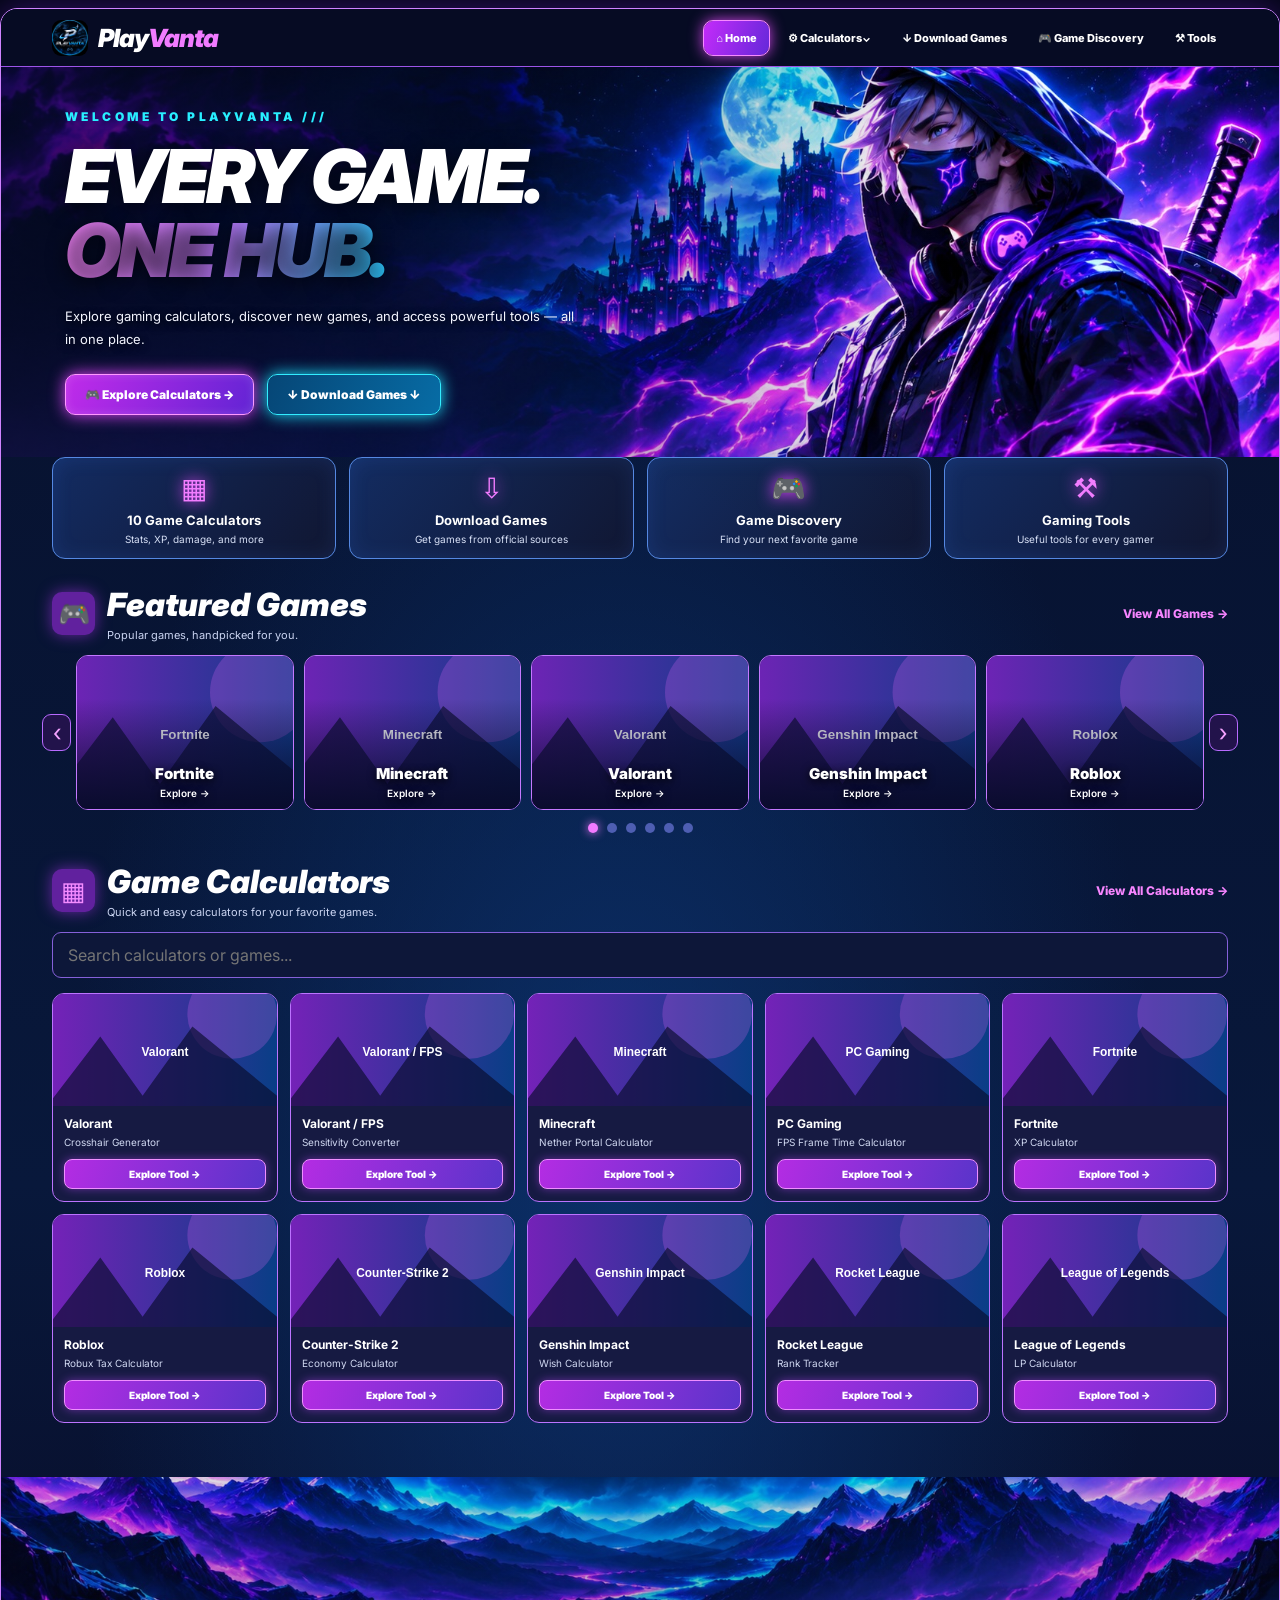
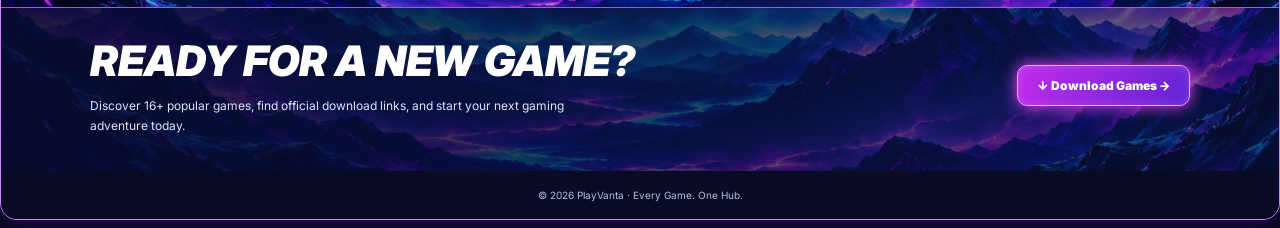
<file: index.html>
<!DOCTYPE html>
<html lang="en">
<head>
<meta charset="UTF-8">
<meta name="viewport" content="width=device-width,initial-scale=1">
<title>PlayVanta | Every Game. One Hub.</title>
<meta name="description" content="PlayVanta offers gaming calculators, game discovery, crosshair generators, XP calculators, and official game download links.">
<link rel="canonical" href="https://playvanta.github.io/">
<link rel="icon" href="playvanta-logo.jpg">
<link rel="stylesheet" href="playvanta-theme.css?v=20">
<style>
.pv-calc-search{
 display:block;width:100%;margin:0 0 15px;
 padding:12px 15px;border-radius:9px;
 border:1px solid #8560d9;
 background:#0d1739;color:#fff;outline:none;
}
.pv-calc-search:focus{border-color:#f38aff}
</style>
</head>
<body>
<div class="pv-site">

<nav class="pv-nav">
<a href="index.html" class="pv-logo">
<img src="playvanta-logo.jpg" alt="PlayVanta logo">
<span>Play<em>Vanta</em></span>
</a>
<div class="pv-links">
<a href="index.html" class="active">⌂ Home</a>
<a href="#calculators">⚙ Calculators⌄</a>
<a href="download-games.html">↓ Download Games</a>
<a href="download-games.html">🎮 Game Discovery</a>
<a href="#calculators">⚒ Tools</a>
</div>
</nav>

<header class="pv-hero">
<div class="pv-hero-content">
<div class="pv-eyebrow">WELCOME TO PLAYVANTA ///</div>
<h1>EVERY GAME.<br><span class="pv-gradient">ONE HUB.</span></h1>
<p>Explore gaming calculators, discover new games, and access powerful tools — all in one place.</p>
<div class="pv-actions">
<a class="pv-btn" href="#calculators">🎮 Explore Calculators →</a>
<a class="pv-btn cyan" href="download-games.html">↓ Download Games ↓</a>
</div>
</div>
</header>

<main class="pv-main">

<div class="pv-quick">
<a href="#calculators">
<span class="icon">▦</span>
<strong>10 Game Calculators</strong>
<small>Stats, XP, damage, and more</small>
</a>
<a href="download-games.html">
<span class="icon">⇩</span>
<strong>Download Games</strong>
<small>Get games from official sources</small>
</a>
<a href="download-games.html">
<span class="icon">🎮</span>
<strong>Game Discovery</strong>
<small>Find your next favorite game</small>
</a>
<a href="#calculators">
<span class="icon">⚒</span>
<strong>Gaming Tools</strong>
<small>Useful tools for every gamer</small>
</a>
</div>

<section class="pv-section" id="featured">
<div class="pv-heading">
<div class="pv-heading-left">
<div class="pv-heading-icon">🎮</div>
<div>
<h2>Featured Games</h2>
<p>Popular games, handpicked for you.</p>
</div>
</div>
<a href="download-games.html">View All Games →</a>
</div>

<div class="pv-carousel-wrap">
<button type="button" class="pv-arrow prev" id="prev" aria-label="Previous featured games">‹</button>
<div class="pv-featured" id="featuredGrid"></div>
<button type="button" class="pv-arrow next" id="next" aria-label="Next featured games">›</button>
</div>
<div class="pv-dots" id="dots"></div>
</section>

<section class="pv-section" id="calculators">
<div class="pv-heading">
<div class="pv-heading-left">
<div class="pv-heading-icon">▦</div>
<div>
<h2>Game Calculators</h2>
<p>Quick and easy calculators for your favorite games.</p>
</div>
</div>
<a href="#calculatorGrid">View All Calculators →</a>
</div>

<input class="pv-calc-search" id="calcSearch" type="search"
placeholder="Search calculators or games..."
aria-label="Search calculators">

<div class="pv-calcs" id="calculatorGrid"></div>
<p id="calcEmpty" class="pv-empty" hidden>No matching calculators found.</p>
</section>

</main>

<div class="pv-mountains" aria-hidden="true"></div>

<div class="pv-bottom">
<div>
<h2>READY FOR A NEW GAME?</h2>
<p>Discover 16+ popular games, find official download links, and start your next gaming adventure today.</p>
</div>
<a class="pv-btn" href="download-games.html">↓ Download Games →</a>
</div>

<footer class="pv-footer">
© <span id="year"></span> PlayVanta · Every Game. One Hub.
</footer>

</div>

<script>
const art={
 valorant:[
  "https://images.igdb.com/igdb/image/upload/t_1080p/co2mvt.jpg"
 ],
 fortnite:[
  "https://images.igdb.com/igdb/image/upload/t_1080p/co2ekt.jpg"
 ],
 minecraft:[
  "https://images.igdb.com/igdb/image/upload/t_1080p/co8fu7.jpg"
 ],
 roblox:[
  "https://images.igdb.com/igdb/image/upload/t_1080p/co1wyy.jpg"
 ],
 genshin:[
  "https://static.animecorner.me/2021/07/genshin-impact-packshot-01-en-18jun21.jpg",
  "https://images.igdb.com/igdb/image/upload/t_1080p/co5g3r.jpg"
 ],
 cs2:[
  "https://shared.fastly.steamstatic.com/store_item_assets/steam/apps/730/header.jpg",
  "https://cdn.cloudflare.steamstatic.com/steam/apps/730/header.jpg"
 ],
 rocket:[
  "https://shared.fastly.steamstatic.com/store_item_assets/steam/apps/252950/header.jpg",
  "https://cdn.cloudflare.steamstatic.com/steam/apps/252950/header.jpg"
 ],
 lol:[
  "https://ddragon.leagueoflegends.com/cdn/img/champion/splash/Ahri_0.jpg"
 ],
 apex:[
  "https://shared.fastly.steamstatic.com/store_item_assets/steam/apps/1172470/header.jpg"
 ],
 overwatch:[
  "https://shared.fastly.steamstatic.com/store_item_assets/steam/apps/2357570/header.jpg"
 ],
 pc:[
  "https://images.unsplash.com/photo-1542751371-adc38448a05e?auto=format&fit=crop&w=900&q=85"
 ]
};

const featured=[
 ["Fortnite","fortnite","fortnite-xp-calculator.html"],
 ["Minecraft","minecraft","minecraft-nether-calculator.html"],
 ["Valorant","valorant","valorant-crosshair-generator.html"],
 ["Genshin Impact","genshin","genshin-wish-calculator.html"],
 ["Roblox","roblox","roblox-robux-tax-calculator.html"],
 ["Counter-Strike 2","cs2","cs2-economy-calculator.html"],
 ["Rocket League","rocket","rocket-league-rank-tracker.html"],
 ["League of Legends","lol","lol-lp-calculator.html"],
 ["Apex Legends","apex","download-games.html"],
 ["Overwatch 2","overwatch","download-games.html"]
];

const calculators=[
 ["Valorant","Crosshair Generator","valorant","valorant-crosshair-generator.html"],
 ["Valorant / FPS","Sensitivity Converter","valorant","valorant-sensitivity-converter.html"],
 ["Minecraft","Nether Portal Calculator","minecraft","minecraft-nether-calculator.html"],
 ["PC Gaming","FPS Frame Time Calculator","pc","fps-frame-time-calculator.html"],
 ["Fortnite","XP Calculator","fortnite","fortnite-xp-calculator.html"],
 ["Roblox","Robux Tax Calculator","roblox","roblox-robux-tax-calculator.html"],
 ["Counter-Strike 2","Economy Calculator","cs2","cs2-economy-calculator.html"],
 ["Genshin Impact","Wish Calculator","genshin","genshin-wish-calculator.html"],
 ["Rocket League","Rank Tracker","rocket","rocket-league-rank-tracker.html"],
 ["League of Legends","LP Calculator","lol","lol-lp-calculator.html"]
];

function fallback(name){
 const safe=name.replace(/&/g,"&amp;").replace(/</g,"&lt;");
 const svg=`<svg xmlns="http://www.w3.org/2000/svg" width="900" height="550">
 <defs><linearGradient id="g"><stop stop-color="#7422b8"/>
 <stop offset="1" stop-color="#093e86"/></linearGradient></defs>
 <rect width="900" height="550" fill="url(#g)"/>
 <circle cx="720" cy="130" r="180" fill="#f06aff" opacity=".22"/>
 <path d="M0 470L190 220L360 460L560 180L900 460V550H0Z" fill="#090c2c" opacity=".65"/>
 <text x="450" y="300" fill="white" font-size="48" font-family="Arial" font-weight="bold" text-anchor="middle">${safe}</text>
 </svg>`;
 return "data:image/svg+xml;charset=utf-8,"+encodeURIComponent(svg);
}

function photo(key,name){
 const img=document.createElement("img");
 img.alt=name+" artwork";
 img.loading="lazy";
 img.decoding="async";
 const urls=art[key]||[];
 let i=0;
 img.onerror=()=>{
  i++;
  if(i<urls.length)img.src=urls[i];
  else{
   img.onerror=null;
   img.src=fallback(name);
  }
 };
 img.src=urls[0]||fallback(name);
 return img;
}

let slide=0;
const featureGrid=document.getElementById("featuredGrid");

function renderFeatured(){
 featureGrid.replaceChildren();
 featured.slice(slide,slide+5).forEach(([name,key,url])=>{
  const a=document.createElement("a");
  a.className="pv-feature";
  a.href=url;
  a.append(photo(key,name));

  const label=document.createElement("div");
  label.className="pv-feature-label";
  label.textContent=name;

  const small=document.createElement("small");
  small.textContent="Explore →";
  label.append(small);
  a.append(label);
  featureGrid.append(a);
 });

 const dots=document.getElementById("dots");
 dots.replaceChildren();
 for(let i=0;i<6;i++){
  const b=document.createElement("button");
  b.type="button";
  b.className=i===slide?"active":"";
  b.setAttribute("aria-label","Show featured games group "+(i+1));
  b.onclick=()=>{slide=i;renderFeatured()};
  dots.append(b);
 }
}
document.getElementById("prev").onclick=()=>{
 slide=(slide+5)%6;renderFeatured();
};
document.getElementById("next").onclick=()=>{
 slide=(slide+1)%6;renderFeatured();
};
renderFeatured();

const calcGrid=document.getElementById("calculatorGrid");
calculators.forEach(([game,name,key,url])=>{
 const a=document.createElement("a");
 a.className="pv-calc";
 a.href=url;

 const picture=document.createElement("div");
 picture.className="pv-calc-photo";
 picture.append(photo(key,game));

 const body=document.createElement("div");
 body.className="pv-calc-body";

 const title=document.createElement("strong");
 title.textContent=game;
 const sub=document.createElement("small");
 sub.textContent=name;
 const button=document.createElement("span");
 button.className="pv-calc-open";
 button.textContent="Explore Tool →";

 body.append(title,sub,button);
 a.append(picture,body);
 calcGrid.append(a);
});

document.getElementById("calcSearch").addEventListener("input",e=>{
 const q=e.target.value.toLowerCase().trim();
 let count=0;
 [...calcGrid.children].forEach((el,i)=>{
  const [game,name]=calculators[i];
  const show=(game+" "+name).toLowerCase().includes(q);
  el.hidden=!show;
  if(show)count++;
 });
 document.getElementById("calcEmpty").hidden=count!==0;
});

document.getElementById("year").textContent=new Date().getFullYear();
</script>
</body>
</html>
</file>
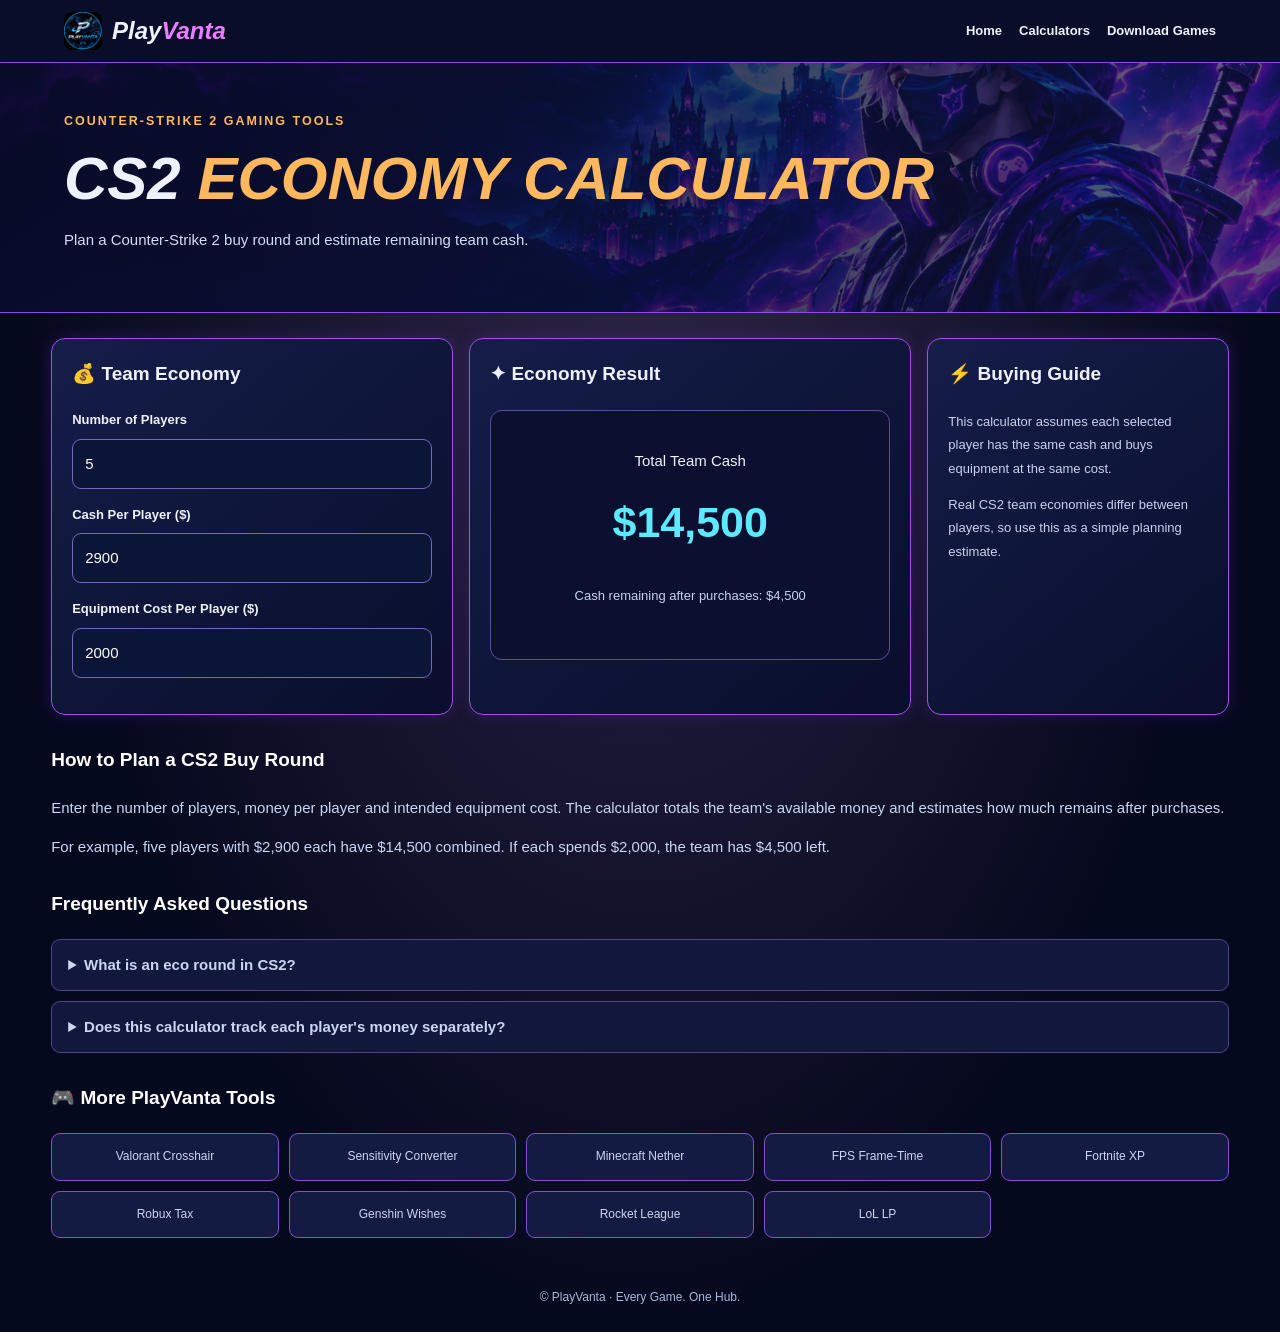
<file: cs2-economy-calculator.html>
<!DOCTYPE html>
<html lang="en">
<head>
<meta charset="UTF-8">
<meta name="viewport" content="width=device-width,initial-scale=1">
<title>CS2 Economy Calculator | PlayVanta</title>
<meta name="description" content="Plan Counter-Strike 2 team buys with a free CS2 economy calculator. Estimate team cash, equipment spending and remaining money after purchases.">
<meta name="robots" content="index,follow">
<link rel="canonical" href="https://playvanta.github.io/cs2-economy-calculator.html">
<meta property="og:type" content="website">
<meta property="og:site_name" content="PlayVanta">
<meta property="og:title" content="CS2 Economy Calculator | PlayVanta">
<meta property="og:description" content="Calculate CS2 team money, buy costs and remaining cash.">
<meta property="og:url" content="https://playvanta.github.io/cs2-economy-calculator.html">
<meta name="twitter:card" content="summary">
<meta name="twitter:title" content="CS2 Economy Calculator | PlayVanta">
<meta name="twitter:description" content="Free Counter-Strike 2 economy planning tool.">
<script type="application/ld+json">
{"@context":"https://schema.org","@type":"BreadcrumbList","itemListElement":[
{"@type":"ListItem","position":1,"name":"Home","item":"https://playvanta.github.io/"},
{"@type":"ListItem","position":2,"name":"CS2 Economy Calculator","item":"https://playvanta.github.io/cs2-economy-calculator.html"}
]}
</script>
<style>
:root{--accent:#ffb85e}
*{box-sizing:border-box}
body{margin:0;background:radial-gradient(ellipse at top,#34284b,#05091e 70%);color:#eef2ff;font:15px/1.6 Arial,sans-serif}
a{color:inherit;text-decoration:none}a:hover{color:#6fe9ff}
nav{display:flex;align-items:center;justify-content:space-between;gap:15px;flex-wrap:wrap;padding:12px 5%;background:#080d29;border-bottom:1px solid #8d49e5}
.brand{display:flex;align-items:center;gap:10px;font-size:24px;font-weight:900;font-style:italic}
.brand img{width:38px!important;height:38px!important;max-width:38px!important;max-height:38px!important;object-fit:cover;border-radius:8px}
.brand b{color:#ed7cff}.menu{display:flex;gap:17px;flex-wrap:wrap;font-size:13px;font-weight:bold}
.hero{padding:45px 5%;background:linear-gradient(90deg,#080b28ef,#101441a9),url("playvanta-hero.jpg") center/cover;border-bottom:1px solid #9348e9}
.hero small{color:var(--accent);letter-spacing:2px;font-weight:bold}
h1{font-size:clamp(34px,5vw,60px);line-height:1.15;font-style:italic;margin:12px 0}h1 span{color:var(--accent)}
.hero p{color:#d4ddf6;max-width:680px}
main{max-width:1400px;margin:auto;padding:25px 4%}
.layout{display:grid;grid-template-columns:1fr 1.1fr .75fr;gap:16px}
.card{min-width:0;background:linear-gradient(140deg,#151d49,#090e2b);border:1px solid #a24fe9;border-radius:14px;padding:20px;box-shadow:0 0 15px #8b3cff35}
h2{font-size:19px;margin:0 0 20px}.field{margin-bottom:16px}
.field label{display:block;font-size:13px;font-weight:bold;margin-bottom:8px}
.field input{width:100%;padding:12px;border:1px solid #7466ba;border-radius:9px;background:#0b1537;color:white;font:inherit}
.result{min-height:250px;display:flex;flex-direction:column;align-items:center;justify-content:center;text-align:center;background:#0b1030;border:1px solid #604aa0;border-radius:12px;padding:20px}
.result strong{font-size:clamp(27px,4vw,43px);color:#5deaff;margin:15px 0;overflow-wrap:anywhere}
.note,.result p{color:#c7d3f0;font-size:13px;line-height:1.8}
.links{display:grid;grid-template-columns:repeat(5,minmax(0,1fr));gap:10px}
.links a{padding:13px;background:#141b43;border:1px solid #8450ce;border-radius:9px;text-align:center;font-size:12px}
.links a:hover{border-color:#e97aff}
.info{margin-top:30px;color:#cbd6f2}.info h2{color:white}
details{background:#11183c;border:1px solid #544286;border-radius:9px;padding:13px 16px;margin:10px 0}
summary{cursor:pointer;font-weight:bold}
footer{text-align:center;padding:25px;color:#aab9db;font-size:12px}
@media(max-width:1000px){.layout{grid-template-columns:1fr 1fr}.layout aside{grid-column:1/-1}.links{grid-template-columns:repeat(3,1fr)}}
@media(max-width:650px){.layout{grid-template-columns:1fr}.layout aside{grid-column:auto}.links{grid-template-columns:repeat(2,1fr)}}
</style>
</head>
<body>
<nav><a href="index.html" class="brand"><img src="playvanta-logo.jpg" alt="PlayVanta logo"><span>Play<b>Vanta</b></span></a><div class="menu"><a href="index.html">Home</a><a href="index.html#calculators">Calculators</a><a href="download-games.html">Download Games</a></div></nav>
<header class="hero"><small>COUNTER-STRIKE 2 GAMING TOOLS</small><h1>CS2 <span>ECONOMY CALCULATOR</span></h1><p>Plan a Counter-Strike 2 buy round and estimate remaining team cash.</p></header>
<main>
<div class="layout">
<section class="card">
<h2>💰 Team Economy</h2>
<div class="field"><label for="players">Number of Players</label><input id="players" type="number" min="1" max="5" step="1" value="5"></div>
<div class="field"><label for="cash">Cash Per Player ($)</label><input id="cash" type="number" min="0" max="16000" step="1" value="2900"></div>
<div class="field"><label for="spend">Equipment Cost Per Player ($)</label><input id="spend" type="number" min="0" max="16000" step="1" value="2000"></div>
</section>
<section class="card"><h2>✦ Economy Result</h2><div class="result"><span>Total Team Cash</span><strong id="result">—</strong><p id="detail" aria-live="polite"></p></div></section>
<aside class="card"><h2>⚡ Buying Guide</h2><p class="note">This calculator assumes each selected player has the same cash and buys equipment at the same cost.</p><p class="note">Real CS2 team economies differ between players, so use this as a simple planning estimate.</p></aside>
</div>
<section class="info"><h2>How to Plan a CS2 Buy Round</h2><p>Enter the number of players, money per player and intended equipment cost. The calculator totals the team's available money and estimates how much remains after purchases.</p><p>For example, five players with $2,900 each have $14,500 combined. If each spends $2,000, the team has $4,500 left.</p></section>
<section class="info"><h2>Frequently Asked Questions</h2>
<details><summary>What is an eco round in CS2?</summary><p>An eco round is a round where players spend little or no money to preserve funds for a later purchase.</p></details>
<details><summary>Does this calculator track each player's money separately?</summary><p>No. It uses an equal-cash estimate for the number of players you select.</p></details>
</section>
<section class="info"><h2>🎮 More PlayVanta Tools</h2><div class="links">
<a href="valorant-crosshair-generator.html">Valorant Crosshair</a><a href="valorant-sensitivity-converter.html">Sensitivity Converter</a><a href="minecraft-nether-calculator.html">Minecraft Nether</a><a href="fps-frame-time-calculator.html">FPS Frame-Time</a><a href="fortnite-xp-calculator.html">Fortnite XP</a><a href="roblox-robux-tax-calculator.html">Robux Tax</a><a href="genshin-wish-calculator.html">Genshin Wishes</a><a href="rocket-league-rank-tracker.html">Rocket League</a><a href="lol-lp-calculator.html">LoL LP</a>
</div></section>
</main>
<footer>© PlayVanta · Every Game. One Hub.</footer>
<script>
const $=id=>document.getElementById(id);
function calculate(){
const p=Number($("players").value),c=Number($("cash").value),s=Number($("spend").value);
if(["players","cash","spend"].some(id=>$(id).value==="")||!Number.isInteger(p)||p<1||p>5||!Number.isInteger(c)||c<0||c>16000||!Number.isInteger(s)||s<0||s>16000){
$("result").textContent="—";$("detail").textContent="Enter valid CS2 economy values.";return;
}
$("result").textContent="$"+(p*c).toLocaleString();
$("detail").textContent=s>c?"Planned purchase is unaffordable for each player.":"Cash remaining after purchases: $"+(p*(c-s)).toLocaleString();
}
document.querySelectorAll("input").forEach(el=>el.addEventListener("input",calculate));
calculate();
</script>
</body>
</html>
</file>
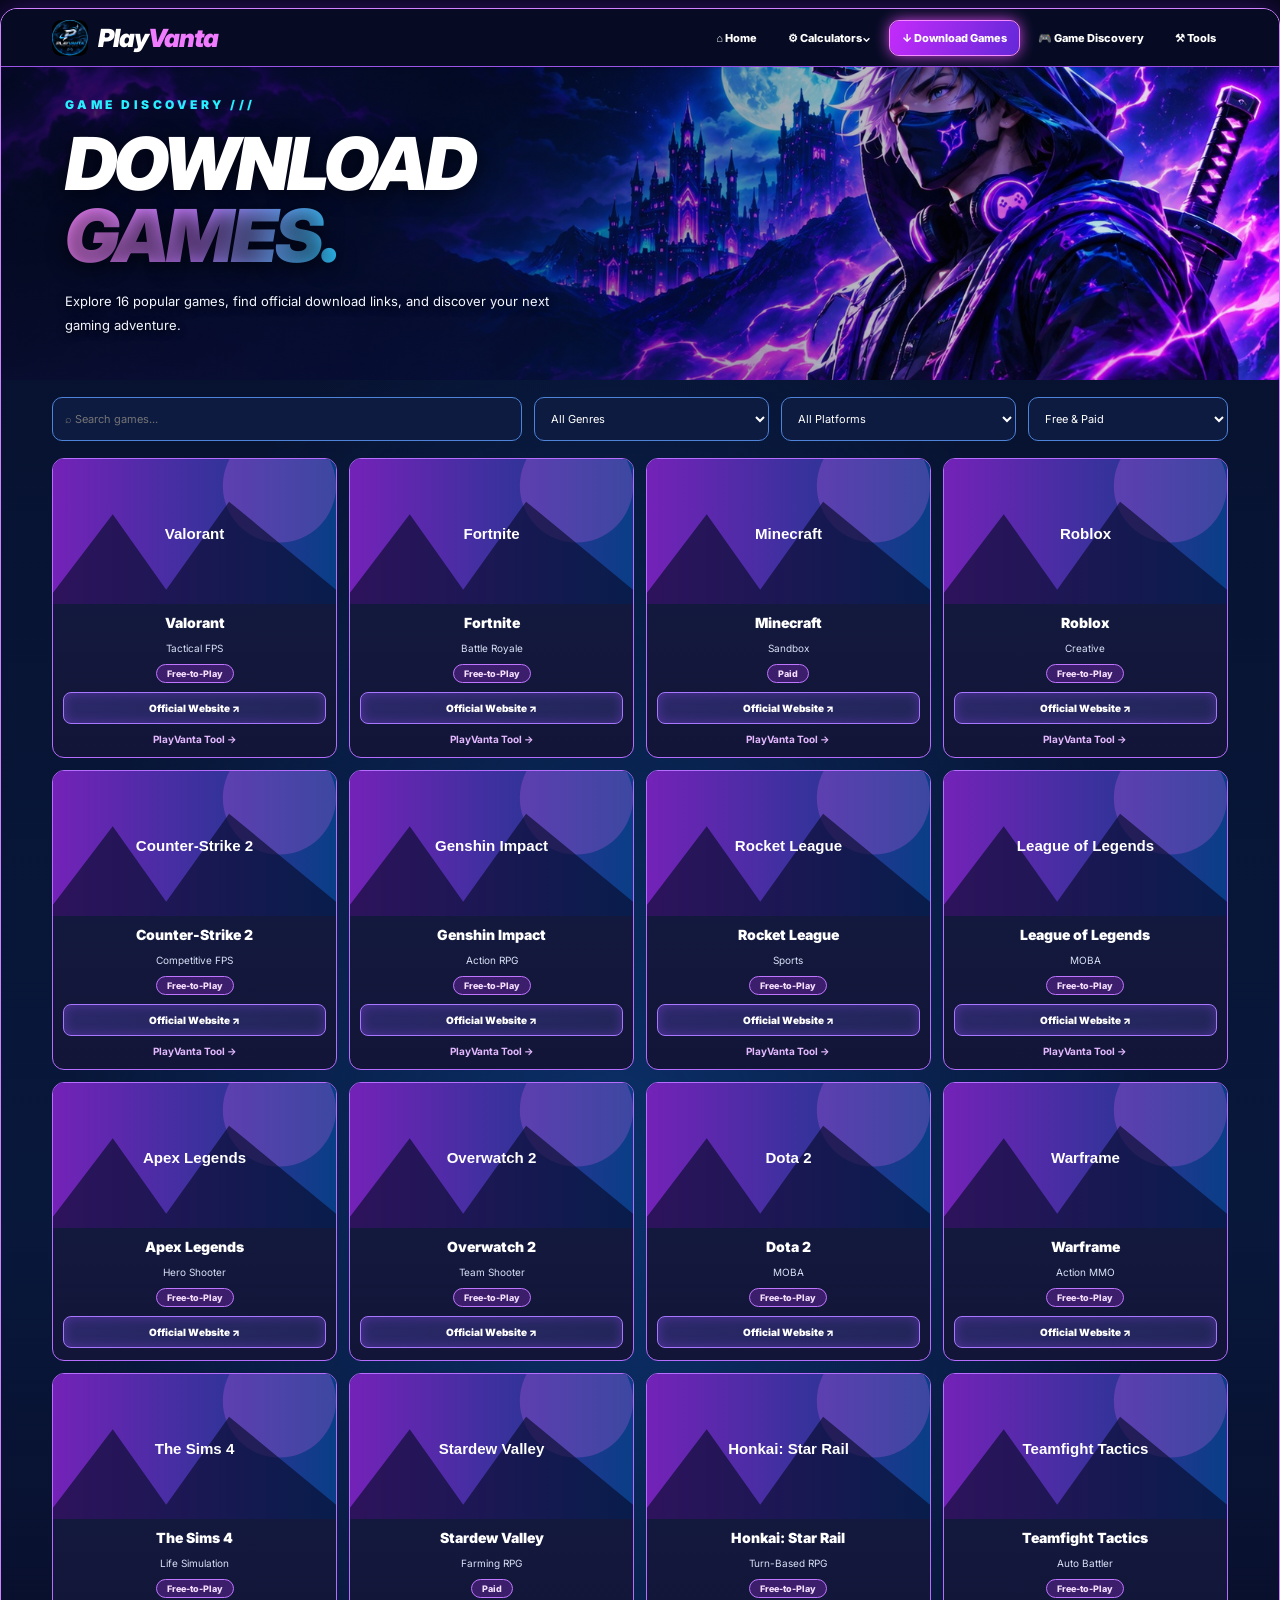
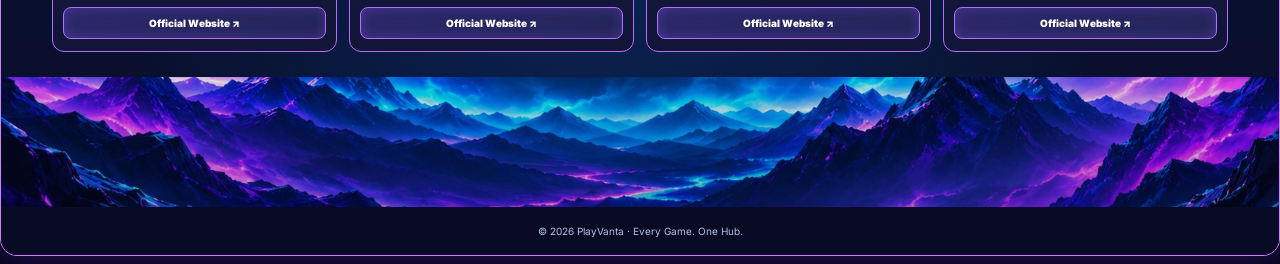
<file: download-games.html>
<!DOCTYPE html>
<html lang="en">
<head>
<meta charset="UTF-8">
<meta name="viewport" content="width=device-width,initial-scale=1">
<title>Download Games | PlayVanta</title>
<meta name="description" content="Discover popular games and find their official download websites at PlayVanta.">
<link rel="canonical" href="https://playvanta.github.io/download-games.html">
<link rel="icon" href="playvanta-logo.jpg">
<link rel="stylesheet" href="playvanta-theme.css?v=20">
</head>
<body>
<div class="pv-site">

<nav class="pv-nav">
<a href="index.html" class="pv-logo">
<img src="playvanta-logo.jpg" alt="PlayVanta logo">
<span>Play<em>Vanta</em></span>
</a>
<div class="pv-links">
<a href="index.html">⌂ Home</a>
<a href="index.html#calculators">⚙ Calculators⌄</a>
<a class="active" href="download-games.html">↓ Download Games</a>
<a href="#games">🎮 Game Discovery</a>
<a href="index.html#calculators">⚒ Tools</a>
</div>
</nav>

<header class="pv-hero pv-download-hero">
<div class="pv-hero-content">
<div class="pv-eyebrow">GAME DISCOVERY ///</div>
<h1>DOWNLOAD<br><span class="pv-gradient">GAMES.</span></h1>
<p>Explore 16 popular games, find official download links, and discover your next gaming adventure.</p>
</div>
</header>

<main class="pv-main" id="games">

<div class="pv-filters">
<input id="search" type="search"
placeholder="⌕ Search games..."
aria-label="Search games">

<select id="genre" aria-label="Filter by genre">
<option value="">All Genres</option>
</select>

<select id="platform" aria-label="Filter by platform">
<option value="">All Platforms</option>
<option value="PC">PC</option>
<option value="Console">Console</option>
<option value="Mobile">Mobile</option>
</select>

<select id="price" aria-label="Filter by price">
<option value="">Free &amp; Paid</option>
<option value="Free-to-Play">Free-to-Play</option>
<option value="Paid">Paid</option>
</select>
</div>

<div class="pv-games" id="gameGrid"></div>
<p class="pv-empty" id="empty" hidden>No games match your filters.</p>

</main>

<div class="pv-mountains" aria-hidden="true"></div>

<footer class="pv-footer">
© <span id="year"></span> PlayVanta · Every Game. One Hub.
</footer>

</div>

<script>
const games=[
 {
 name:"Valorant",
 genre:"Tactical FPS",
 category:"Shooter",
 price:"Free-to-Play",
 platforms:["PC","Console"],
 image:"valorant",
 url:"https://playvalorant.com/",
 tool:"valorant-crosshair-generator.html"
 },
 {
 name:"Fortnite",
 genre:"Battle Royale",
 category:"Shooter",
 price:"Free-to-Play",
 platforms:["PC","Console","Mobile"],
 image:"fortnite",
 url:"https://www.fortnite.com/download",
 tool:"fortnite-xp-calculator.html"
 },
 {
 name:"Minecraft",
 genre:"Sandbox",
 category:"Sandbox",
 price:"Paid",
 platforms:["PC","Console","Mobile"],
 image:"minecraft",
 url:"https://www.minecraft.net/en-us/download",
 tool:"minecraft-nether-calculator.html"
 },
 {
 name:"Roblox",
 genre:"Creative",
 category:"Sandbox",
 price:"Free-to-Play",
 platforms:["PC","Console","Mobile"],
 image:"roblox",
 url:"https://www.roblox.com/download",
 tool:"roblox-robux-tax-calculator.html"
 },
 {
 name:"Counter-Strike 2",
 genre:"Competitive FPS",
 category:"Shooter",
 price:"Free-to-Play",
 platforms:["PC"],
 image:"cs2",
 url:"https://store.steampowered.com/app/730/CounterStrike_2/",
 tool:"cs2-economy-calculator.html"
 },
 {
 name:"Genshin Impact",
 genre:"Action RPG",
 category:"RPG",
 price:"Free-to-Play",
 platforms:["PC","Console","Mobile"],
 image:"genshin",
 url:"https://genshin.hoyoverse.com/",
 tool:"genshin-wish-calculator.html"
 },
 {
 name:"Rocket League",
 genre:"Sports",
 category:"Sports",
 price:"Free-to-Play",
 platforms:["PC","Console"],
 image:"rocket",
 url:"https://www.rocketleague.com/",
 tool:"rocket-league-rank-tracker.html"
 },
 {
 name:"League of Legends",
 genre:"MOBA",
 category:"MOBA",
 price:"Free-to-Play",
 platforms:["PC"],
 image:"lol",
 url:"https://www.leagueoflegends.com/",
 tool:"lol-lp-calculator.html"
 },
 {
 name:"Apex Legends",
 genre:"Hero Shooter",
 category:"Shooter",
 price:"Free-to-Play",
 platforms:["PC","Console"],
 image:"apex",
 url:"https://www.ea.com/games/apex-legends",
 tool:""
 },
 {
 name:"Overwatch 2",
 genre:"Team Shooter",
 category:"Shooter",
 price:"Free-to-Play",
 platforms:["PC","Console"],
 image:"overwatch",
 url:"https://overwatch.blizzard.com/",
 tool:""
 },
 {
 name:"Dota 2",
 genre:"MOBA",
 category:"MOBA",
 price:"Free-to-Play",
 platforms:["PC"],
 image:"dota",
 url:"https://store.steampowered.com/app/570/Dota_2/",
 tool:""
 },
 {
 name:"Warframe",
 genre:"Action MMO",
 category:"Shooter",
 price:"Free-to-Play",
 platforms:["PC","Console","Mobile"],
 image:"warframe",
 url:"https://www.warframe.com/",
 tool:""
 },
 {
 name:"The Sims 4",
 genre:"Life Simulation",
 category:"Sandbox",
 price:"Free-to-Play",
 platforms:["PC","Console"],
 image:"sims",
 url:"https://www.ea.com/games/the-sims/the-sims-4",
 tool:""
 },
 {
 name:"Stardew Valley",
 genre:"Farming RPG",
 category:"Adventure",
 price:"Paid",
 platforms:["PC","Console","Mobile"],
 image:"stardew",
 url:"https://www.stardewvalley.net/",
 tool:""
 },
 {
 name:"Honkai: Star Rail",
 genre:"Turn-Based RPG",
 category:"RPG",
 price:"Free-to-Play",
 platforms:["PC","Console","Mobile"],
 image:"honkai",
 url:"https://hsr.hoyoverse.com/",
 tool:""
 },
 {
 name:"Teamfight Tactics",
 genre:"Auto Battler",
 category:"Strategy",
 price:"Free-to-Play",
 platforms:["PC","Mobile"],
 image:"tft",
 url:"https://teamfighttactics.leagueoflegends.com/",
 tool:""
 }
];

const artwork={
 valorant:[
  "https://images.igdb.com/igdb/image/upload/t_1080p/co2mvt.jpg"
 ],
 fortnite:[
  "https://images.igdb.com/igdb/image/upload/t_1080p/co2ekt.jpg"
 ],
 minecraft:[
  "https://images.igdb.com/igdb/image/upload/t_1080p/co8fu7.jpg"
 ],
 roblox:[
  "https://images.igdb.com/igdb/image/upload/t_1080p/co1wyy.jpg"
 ],
 cs2:[
  "https://shared.fastly.steamstatic.com/store_item_assets/steam/apps/730/header.jpg",
  "https://cdn.cloudflare.steamstatic.com/steam/apps/730/header.jpg"
 ],
 genshin:[
  "https://static.animecorner.me/2021/07/genshin-impact-packshot-01-en-18jun21.jpg",
  "https://images.igdb.com/igdb/image/upload/t_1080p/co5g3r.jpg"
 ],
 rocket:[
  "https://shared.fastly.steamstatic.com/store_item_assets/steam/apps/252950/header.jpg",
  "https://cdn.cloudflare.steamstatic.com/steam/apps/252950/header.jpg"
 ],
 lol:[
  "https://ddragon.leagueoflegends.com/cdn/img/champion/splash/Ahri_0.jpg"
 ],
 apex:[
  "https://shared.fastly.steamstatic.com/store_item_assets/steam/apps/1172470/header.jpg",
  "https://cdn.cloudflare.steamstatic.com/steam/apps/1172470/header.jpg"
 ],
 overwatch:[
  "https://shared.fastly.steamstatic.com/store_item_assets/steam/apps/2357570/header.jpg",
  "https://cdn.cloudflare.steamstatic.com/steam/apps/2357570/header.jpg"
 ],
 dota:[
  "https://shared.fastly.steamstatic.com/store_item_assets/steam/apps/570/header.jpg",
  "https://cdn.cloudflare.steamstatic.com/steam/apps/570/header.jpg"
 ],
 warframe:[
  "https://shared.fastly.steamstatic.com/store_item_assets/steam/apps/230410/header.jpg",
  "https://cdn.cloudflare.steamstatic.com/steam/apps/230410/header.jpg"
 ],
 sims:[
  "https://shared.fastly.steamstatic.com/store_item_assets/steam/apps/1222670/header.jpg",
  "https://cdn.cloudflare.steamstatic.com/steam/apps/1222670/header.jpg"
 ],
 stardew:[
  "https://shared.fastly.steamstatic.com/store_item_assets/steam/apps/413150/header.jpg",
  "https://cdn.cloudflare.steamstatic.com/steam/apps/413150/header.jpg"
 ],
 honkai:[
  "https://images.igdb.com/igdb/image/upload/t_1080p/co6d7f.jpg"
 ],
 tft:[
  "https://ddragon.leagueoflegends.com/cdn/img/champion/splash/Lux_0.jpg"
 ]
};

function fallback(name){
 const safe=name.replace(/&/g,"&amp;").replace(/</g,"&lt;");
 const svg=`<svg xmlns="http://www.w3.org/2000/svg" width="900" height="550">
 <defs><linearGradient id="g"><stop stop-color="#7422b8"/>
 <stop offset="1" stop-color="#093e86"/></linearGradient></defs>
 <rect width="900" height="550" fill="url(#g)"/>
 <circle cx="720" cy="130" r="180" fill="#f06aff" opacity=".22"/>
 <path d="M0 470L190 220L360 460L560 180L900 460V550H0Z" fill="#090c2c" opacity=".65"/>
 <text x="450" y="300" fill="white" font-size="48" font-family="Arial" font-weight="bold" text-anchor="middle">${safe}</text>
 </svg>`;
 return "data:image/svg+xml;charset=utf-8,"+encodeURIComponent(svg);
}

function imageFor(key,name){
 const img=document.createElement("img");
 img.alt=name+" game artwork";
 img.loading="lazy";
 img.decoding="async";

 const urls=artwork[key]||[];
 let i=0;
 img.onerror=()=>{
  i++;
  if(i<urls.length)img.src=urls[i];
  else{
   img.onerror=null;
   img.src=fallback(name);
  }
 };
 img.src=urls[0]||fallback(name);
 return img;
}

const $=id=>document.getElementById(id);

[...new Set(games.map(g=>g.category))].sort().forEach(g=>{
 const option=document.createElement("option");
 option.value=g;
 option.textContent=g;
 $("genre").append(option);
});

function makeCard(g){
 const card=document.createElement("article");
 card.className="pv-game";

 const photo=document.createElement("div");
 photo.className="pv-game-photo";
 photo.append(imageFor(g.image,g.name));

 const body=document.createElement("div");
 body.className="pv-game-body";

 const title=document.createElement("h2");
 title.textContent=g.name;

 const genre=document.createElement("span");
 genre.className="pv-genre";
 genre.textContent=g.genre;

 const price=document.createElement("span");
 price.className="pv-price";
 price.textContent=g.price;

 const official=document.createElement("a");
 official.className="pv-official";
 official.href=g.url;
 official.target="_blank";
 official.rel="noopener noreferrer";
 official.textContent="Official Website ↗";

 body.append(title,genre,price,official);

 if(g.tool){
  const tool=document.createElement("a");
  tool.className="pv-tool-link";
  tool.href=g.tool;
  tool.textContent="PlayVanta Tool →";
  body.append(tool);
 }

 card.append(photo,body);
 return card;
}

function render(){
 const q=$("search").value.toLowerCase().trim();
 const genre=$("genre").value;
 const platform=$("platform").value;
 const price=$("price").value;

 const filtered=games.filter(g=>
  (g.name+" "+g.genre+" "+g.category).toLowerCase().includes(q)
  &&(!genre||g.category===genre)
  &&(!platform||g.platforms.includes(platform))
  &&(!price||g.price===price)
 );

 $("gameGrid").replaceChildren(...filtered.map(makeCard));
 $("empty").hidden=filtered.length!==0;
}

["search","genre","platform","price"].forEach(id=>{
 $(id).addEventListener("input",render);
});

$("year").textContent=new Date().getFullYear();
render();
</script>
</body>
</html>
</file>
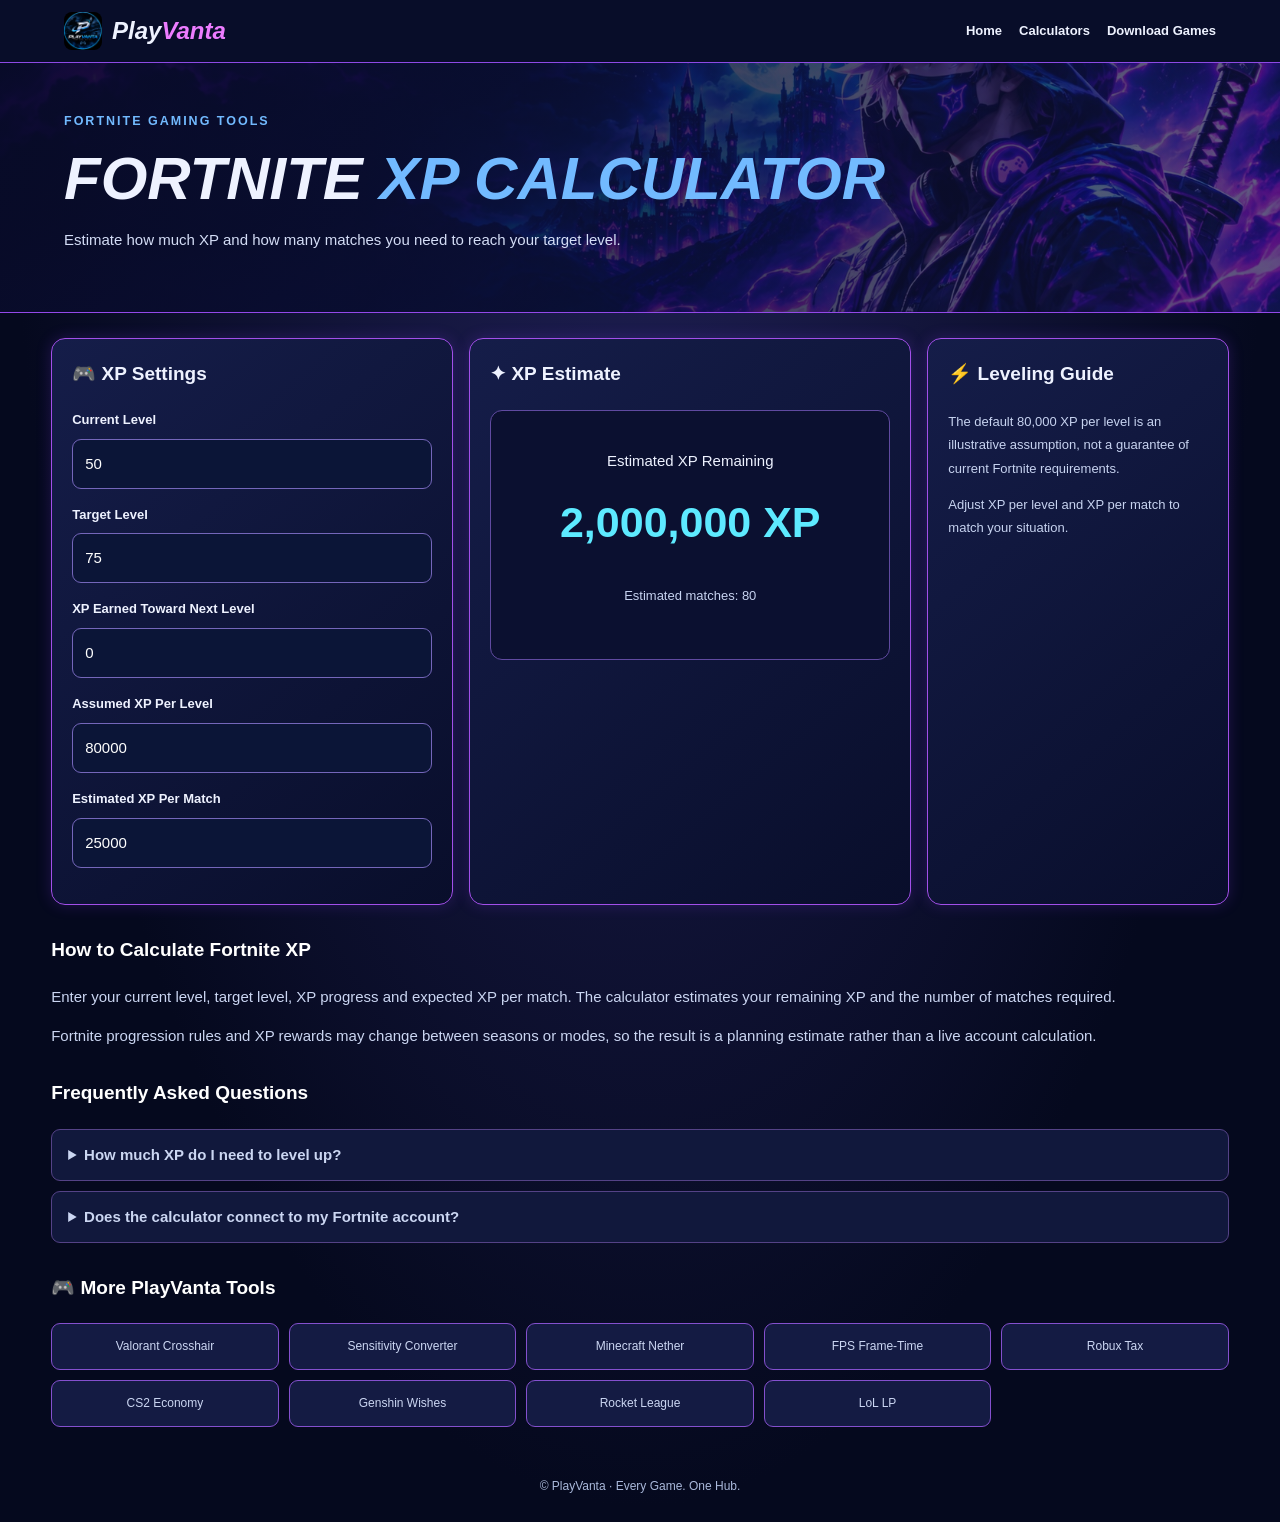
<file: fortnite-xp-calculator.html>
<!DOCTYPE html>
<html lang="en">
<head>
<meta charset="UTF-8">
<meta name="viewport" content="width=device-width,initial-scale=1">
<title>Fortnite XP Calculator | PlayVanta</title>
<meta name="description" content="Estimate Fortnite XP needed to reach your target level. Adjust XP per level and XP per match with the free PlayVanta Fortnite XP Calculator.">
<meta name="robots" content="index,follow">
<link rel="canonical" href="https://playvanta.github.io/fortnite-xp-calculator.html">
<meta property="og:type" content="website">
<meta property="og:site_name" content="PlayVanta">
<meta property="og:title" content="Fortnite XP Calculator | PlayVanta">
<meta property="og:description" content="Estimate Fortnite XP remaining and matches needed to reach your target level.">
<meta property="og:url" content="https://playvanta.github.io/fortnite-xp-calculator.html">
<meta name="twitter:card" content="summary">
<meta name="twitter:title" content="Fortnite XP Calculator | PlayVanta">
<meta name="twitter:description" content="Free Fortnite leveling and XP planning calculator.">
<script type="application/ld+json">
{
 "@context":"https://schema.org",
 "@type":"BreadcrumbList",
 "itemListElement":[
  {"@type":"ListItem","position":1,"name":"Home","item":"https://playvanta.github.io/"},
  {"@type":"ListItem","position":2,"name":"Fortnite XP Calculator","item":"https://playvanta.github.io/fortnite-xp-calculator.html"}
 ]
}
</script>
<style>
:root{--accent:#72baff}
*{box-sizing:border-box}
body{margin:0;background:radial-gradient(ellipse at top,#202056,#05091e 70%);color:#eef2ff;font:15px/1.6 Arial,sans-serif}
a{color:inherit;text-decoration:none}a:hover{color:#6fe9ff}
nav{display:flex;align-items:center;justify-content:space-between;gap:15px;flex-wrap:wrap;padding:12px 5%;background:#080d29;border-bottom:1px solid #8d49e5}
.brand{display:flex;align-items:center;gap:10px;font-size:24px;font-weight:900;font-style:italic}
.brand img{width:38px!important;height:38px!important;max-width:38px!important;max-height:38px!important;object-fit:cover;border-radius:8px}
.brand b{color:#ed7cff}.menu{display:flex;gap:17px;flex-wrap:wrap;font-size:13px;font-weight:bold}
.hero{padding:45px 5%;background:linear-gradient(90deg,#080b28ef,#101441a9),url("playvanta-hero.jpg") center/cover;border-bottom:1px solid #9348e9}
.hero small{color:var(--accent);letter-spacing:2px;font-weight:bold}
h1{font-size:clamp(34px,5vw,60px);line-height:1.15;font-style:italic;margin:12px 0}h1 span{color:var(--accent)}
.hero p{color:#d4ddf6;max-width:680px}
main{max-width:1400px;margin:auto;padding:25px 4%}
.layout{display:grid;grid-template-columns:1fr 1.1fr .75fr;gap:16px}
.card{min-width:0;background:linear-gradient(140deg,#151d49,#090e2b);border:1px solid #a24fe9;border-radius:14px;padding:20px;box-shadow:0 0 15px #8b3cff35}
h2{font-size:19px;margin:0 0 20px}.field{margin-bottom:16px}
.field label{display:block;font-size:13px;font-weight:bold;margin-bottom:8px}
.field input{width:100%;padding:12px;border:1px solid #7466ba;border-radius:9px;background:#0b1537;color:white;font:inherit}
.result{min-height:250px;display:flex;flex-direction:column;align-items:center;justify-content:center;text-align:center;background:#0b1030;border:1px solid #604aa0;border-radius:12px;padding:20px}
.result strong{font-size:clamp(27px,4vw,43px);color:#5deaff;margin:15px 0;overflow-wrap:anywhere}
.note,.result p{color:#c7d3f0;font-size:13px;line-height:1.8}
.links{display:grid;grid-template-columns:repeat(5,minmax(0,1fr));gap:10px}
.links a{padding:13px;background:#141b43;border:1px solid #8450ce;border-radius:9px;text-align:center;font-size:12px}
.links a:hover{border-color:#e97aff}
.info{margin-top:30px;color:#cbd6f2}.info h2{color:white}
details{background:#11183c;border:1px solid #544286;border-radius:9px;padding:13px 16px;margin:10px 0}
summary{cursor:pointer;font-weight:bold}
footer{text-align:center;padding:25px;color:#aab9db;font-size:12px}
@media(max-width:1000px){.layout{grid-template-columns:1fr 1fr}.layout aside{grid-column:1/-1}.links{grid-template-columns:repeat(3,1fr)}}
@media(max-width:650px){.layout{grid-template-columns:1fr}.layout aside{grid-column:auto}.links{grid-template-columns:repeat(2,1fr)}}
</style>
</head>
<body>
<nav><a href="index.html" class="brand"><img src="playvanta-logo.jpg" alt="PlayVanta logo"><span>Play<b>Vanta</b></span></a><div class="menu"><a href="index.html">Home</a><a href="index.html#calculators">Calculators</a><a href="download-games.html">Download Games</a></div></nav>
<header class="hero"><small>FORTNITE GAMING TOOLS</small><h1>FORTNITE <span>XP CALCULATOR</span></h1><p>Estimate how much XP and how many matches you need to reach your target level.</p></header>
<main>
<div class="layout">
<section class="card">
<h2>🎮 XP Settings</h2>
<div class="field"><label for="current">Current Level</label><input id="current" type="number" min="1" step="1" value="50"></div>
<div class="field"><label for="target">Target Level</label><input id="target" type="number" min="1" step="1" value="75"></div>
<div class="field"><label for="earned">XP Earned Toward Next Level</label><input id="earned" type="number" min="0" step="1" value="0"></div>
<div class="field"><label for="perLevel">Assumed XP Per Level</label><input id="perLevel" type="number" min="1" step="1" value="80000"></div>
<div class="field"><label for="perMatch">Estimated XP Per Match</label><input id="perMatch" type="number" min="1" step="1" value="25000"></div>
</section>
<section class="card"><h2>✦ XP Estimate</h2><div class="result"><span>Estimated XP Remaining</span><strong id="result">—</strong><p id="detail" aria-live="polite"></p></div></section>
<aside class="card"><h2>⚡ Leveling Guide</h2><p class="note">The default 80,000 XP per level is an illustrative assumption, not a guarantee of current Fortnite requirements.</p><p class="note">Adjust XP per level and XP per match to match your situation.</p></aside>
</div>
<section class="info"><h2>How to Calculate Fortnite XP</h2><p>Enter your current level, target level, XP progress and expected XP per match. The calculator estimates your remaining XP and the number of matches required.</p><p>Fortnite progression rules and XP rewards may change between seasons or modes, so the result is a planning estimate rather than a live account calculation.</p></section>
<section class="info"><h2>Frequently Asked Questions</h2>
<details><summary>How much XP do I need to level up?</summary><p>It depends on the current Fortnite progression system. You can adjust the assumed XP per level in this calculator.</p></details>
<details><summary>Does the calculator connect to my Fortnite account?</summary><p>No. It uses the numbers you enter and does not access your Epic Games account.</p></details>
</section>
<section class="info"><h2>🎮 More PlayVanta Tools</h2><div class="links">
<a href="valorant-crosshair-generator.html">Valorant Crosshair</a><a href="valorant-sensitivity-converter.html">Sensitivity Converter</a><a href="minecraft-nether-calculator.html">Minecraft Nether</a><a href="fps-frame-time-calculator.html">FPS Frame-Time</a><a href="roblox-robux-tax-calculator.html">Robux Tax</a><a href="cs2-economy-calculator.html">CS2 Economy</a><a href="genshin-wish-calculator.html">Genshin Wishes</a><a href="rocket-league-rank-tracker.html">Rocket League</a><a href="lol-lp-calculator.html">LoL LP</a>
</div></section>
</main><footer>© PlayVanta · Every Game. One Hub.</footer>
<script>
const $=id=>document.getElementById(id);
function calculate(){
const ids=["current","target","earned","perLevel","perMatch"];
const values=ids.map(id=>Number($(id).value));
const [current,target,earned,perLevel,perMatch]=values;
if(ids.some(id=>$(id).value==="")||values.some(v=>!Number.isFinite(v))||
!Number.isInteger(current)||!Number.isInteger(target)||
current<1||target<1||earned<0||perLevel<=0||perMatch<=0){
$("result").textContent="—";$("detail").textContent="Enter valid positive values.";return;
}
const needed=target<=current?0:Math.max(0,(target-current)*perLevel-earned);
$("result").textContent=Math.ceil(needed).toLocaleString()+" XP";
$("detail").textContent="Estimated matches: "+Math.ceil(needed/perMatch).toLocaleString();
}
document.querySelectorAll("input").forEach(el=>el.addEventListener("input",calculate));
calculate();
</script>
</body>
</html>
</file>
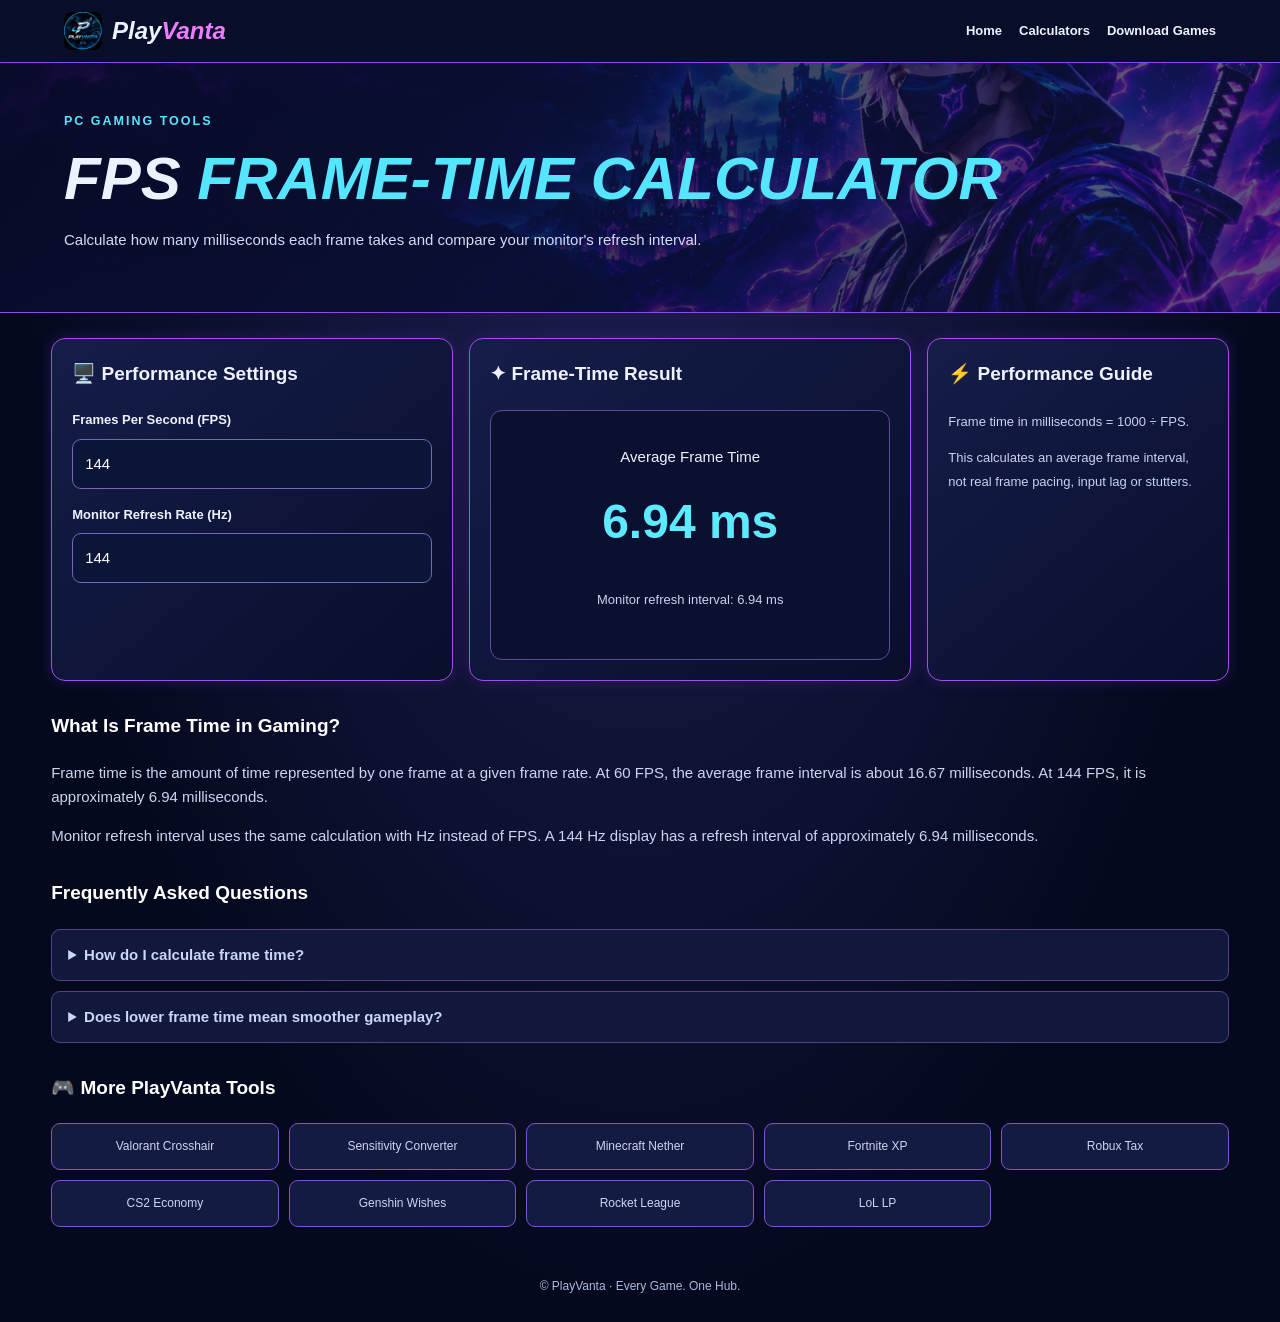
<file: fps-frame-time-calculator.html>
<!DOCTYPE html>
<html lang="en">
<head>
<meta charset="UTF-8">
<meta name="viewport" content="width=device-width,initial-scale=1">
<title>FPS Frame-Time Calculator | PlayVanta</title>
<meta name="description" content="Convert FPS to milliseconds per frame with the free PlayVanta FPS Frame-Time Calculator. Compare gaming FPS with monitor refresh rates.">
<meta name="robots" content="index,follow">
<link rel="canonical" href="https://playvanta.github.io/fps-frame-time-calculator.html">
<meta property="og:type" content="website">
<meta property="og:site_name" content="PlayVanta">
<meta property="og:title" content="FPS Frame-Time Calculator | PlayVanta">
<meta property="og:description" content="Calculate frame time from FPS and compare your monitor refresh interval.">
<meta property="og:url" content="https://playvanta.github.io/fps-frame-time-calculator.html">
<meta name="twitter:card" content="summary">
<meta name="twitter:title" content="FPS Frame-Time Calculator | PlayVanta">
<meta name="twitter:description" content="Free FPS to milliseconds frame-time calculator.">
<script type="application/ld+json">
{
 "@context":"https://schema.org",
 "@type":"BreadcrumbList",
 "itemListElement":[
  {"@type":"ListItem","position":1,"name":"Home","item":"https://playvanta.github.io/"},
  {"@type":"ListItem","position":2,"name":"FPS Frame-Time Calculator","item":"https://playvanta.github.io/fps-frame-time-calculator.html"}
 ]
}
</script>
<style>
:root{--accent:#56e5ff}
*{box-sizing:border-box}
body{margin:0;background:radial-gradient(ellipse at top,#202056,#05091e 70%);color:#eef2ff;font:15px/1.6 Arial,sans-serif}
a{color:inherit;text-decoration:none}a:hover{color:#6fe9ff}
nav{display:flex;align-items:center;justify-content:space-between;gap:15px;flex-wrap:wrap;padding:12px 5%;background:#080d29;border-bottom:1px solid #8d49e5}
.brand{display:flex;align-items:center;gap:10px;font-size:24px;font-weight:900;font-style:italic}
.brand img{width:38px!important;height:38px!important;max-width:38px!important;max-height:38px!important;object-fit:cover;border-radius:8px}
.brand b{color:#ed7cff}.menu{display:flex;gap:17px;flex-wrap:wrap;font-size:13px;font-weight:bold}
.hero{padding:45px 5%;background:linear-gradient(90deg,#080b28ef,#101441a9),url("playvanta-hero.jpg") center/cover;border-bottom:1px solid #9348e9}
.hero small{color:var(--accent);letter-spacing:2px;font-weight:bold}
h1{font-size:clamp(34px,5vw,60px);line-height:1.15;font-style:italic;margin:12px 0}h1 span{color:var(--accent)}
.hero p{color:#d4ddf6;max-width:680px}
main{max-width:1400px;margin:auto;padding:25px 4%}
.layout{display:grid;grid-template-columns:1fr 1.1fr .75fr;gap:16px}
.card{min-width:0;background:linear-gradient(140deg,#151d49,#090e2b);border:1px solid #a24fe9;border-radius:14px;padding:20px;box-shadow:0 0 15px #8b3cff35}
h2{font-size:19px;margin:0 0 20px}.field{margin-bottom:16px}
.field label{display:block;font-size:13px;font-weight:bold;margin-bottom:8px}
.field input{width:100%;padding:12px;border:1px solid #7466ba;border-radius:9px;background:#0b1537;color:white;font:inherit}
.result{min-height:250px;display:flex;flex-direction:column;align-items:center;justify-content:center;text-align:center;background:#0b1030;border:1px solid #604aa0;border-radius:12px;padding:20px}
.result strong{font-size:clamp(30px,4vw,48px);color:#5deaff;margin:15px 0;overflow-wrap:anywhere}
.note,.result p{color:#c7d3f0;font-size:13px;line-height:1.8}
.links{display:grid;grid-template-columns:repeat(5,minmax(0,1fr));gap:10px}
.links a{padding:13px;background:#141b43;border:1px solid #8450ce;border-radius:9px;text-align:center;font-size:12px}
.links a:hover{border-color:#e97aff}
.info{margin-top:30px;color:#cbd6f2}.info h2{color:white}
details{background:#11183c;border:1px solid #544286;border-radius:9px;padding:13px 16px;margin:10px 0}
summary{cursor:pointer;font-weight:bold}
footer{text-align:center;padding:25px;color:#aab9db;font-size:12px}
@media(max-width:1000px){.layout{grid-template-columns:1fr 1fr}.layout aside{grid-column:1/-1}.links{grid-template-columns:repeat(3,1fr)}}
@media(max-width:650px){.layout{grid-template-columns:1fr}.layout aside{grid-column:auto}.links{grid-template-columns:repeat(2,1fr)}}
</style>
</head>
<body>
<nav><a href="index.html" class="brand"><img src="playvanta-logo.jpg" alt="PlayVanta logo"><span>Play<b>Vanta</b></span></a><div class="menu"><a href="index.html">Home</a><a href="index.html#calculators">Calculators</a><a href="download-games.html">Download Games</a></div></nav>
<header class="hero">
<small>PC GAMING TOOLS</small>
<h1>FPS <span>FRAME-TIME CALCULATOR</span></h1>
<p>Calculate how many milliseconds each frame takes and compare your monitor's refresh interval.</p>
</header>
<main>
<div class="layout">
<section class="card">
<h2>🖥️ Performance Settings</h2>
<div class="field"><label for="fps">Frames Per Second (FPS)</label><input id="fps" type="number" min="0.01" step="any" value="144"></div>
<div class="field"><label for="hz">Monitor Refresh Rate (Hz)</label><input id="hz" type="number" min="0.01" step="any" value="144"></div>
</section>
<section class="card"><h2>✦ Frame-Time Result</h2><div class="result"><span>Average Frame Time</span><strong id="result">—</strong><p id="detail" aria-live="polite"></p></div></section>
<aside class="card"><h2>⚡ Performance Guide</h2><p class="note">Frame time in milliseconds = 1000 ÷ FPS.</p><p class="note">This calculates an average frame interval, not real frame pacing, input lag or stutters.</p></aside>
</div>
<section class="info"><h2>What Is Frame Time in Gaming?</h2><p>Frame time is the amount of time represented by one frame at a given frame rate. At 60 FPS, the average frame interval is about 16.67 milliseconds. At 144 FPS, it is approximately 6.94 milliseconds.</p><p>Monitor refresh interval uses the same calculation with Hz instead of FPS. A 144 Hz display has a refresh interval of approximately 6.94 milliseconds.</p></section>
<section class="info"><h2>Frequently Asked Questions</h2>
<details><summary>How do I calculate frame time?</summary><p>Divide 1000 by your FPS to get the average milliseconds per frame.</p></details>
<details><summary>Does lower frame time mean smoother gameplay?</summary><p>Lower average frame time generally corresponds to higher FPS, but consistent frame pacing is also important for smooth gameplay.</p></details>
</section>
<section class="info"><h2>🎮 More PlayVanta Tools</h2><div class="links">
<a href="valorant-crosshair-generator.html">Valorant Crosshair</a><a href="valorant-sensitivity-converter.html">Sensitivity Converter</a><a href="minecraft-nether-calculator.html">Minecraft Nether</a><a href="fortnite-xp-calculator.html">Fortnite XP</a><a href="roblox-robux-tax-calculator.html">Robux Tax</a><a href="cs2-economy-calculator.html">CS2 Economy</a><a href="genshin-wish-calculator.html">Genshin Wishes</a><a href="rocket-league-rank-tracker.html">Rocket League</a><a href="lol-lp-calculator.html">LoL LP</a>
</div></section>
</main><footer>© PlayVanta · Every Game. One Hub.</footer>
<script>
const $=id=>document.getElementById(id);
function calculate(){
const fps=Number($("fps").value),hz=Number($("hz").value);
if($("fps").value===""||$("hz").value===""||!Number.isFinite(fps)||!Number.isFinite(hz)||fps<=0||hz<=0){
$("result").textContent="—";$("detail").textContent="Enter positive FPS and Hz values.";return;
}
$("result").textContent=(1000/fps).toFixed(2)+" ms";
$("detail").textContent="Monitor refresh interval: "+(1000/hz).toFixed(2)+" ms";
}
document.querySelectorAll("input").forEach(el=>el.addEventListener("input",calculate));
calculate();
</script>
</body>
</html>
</file>
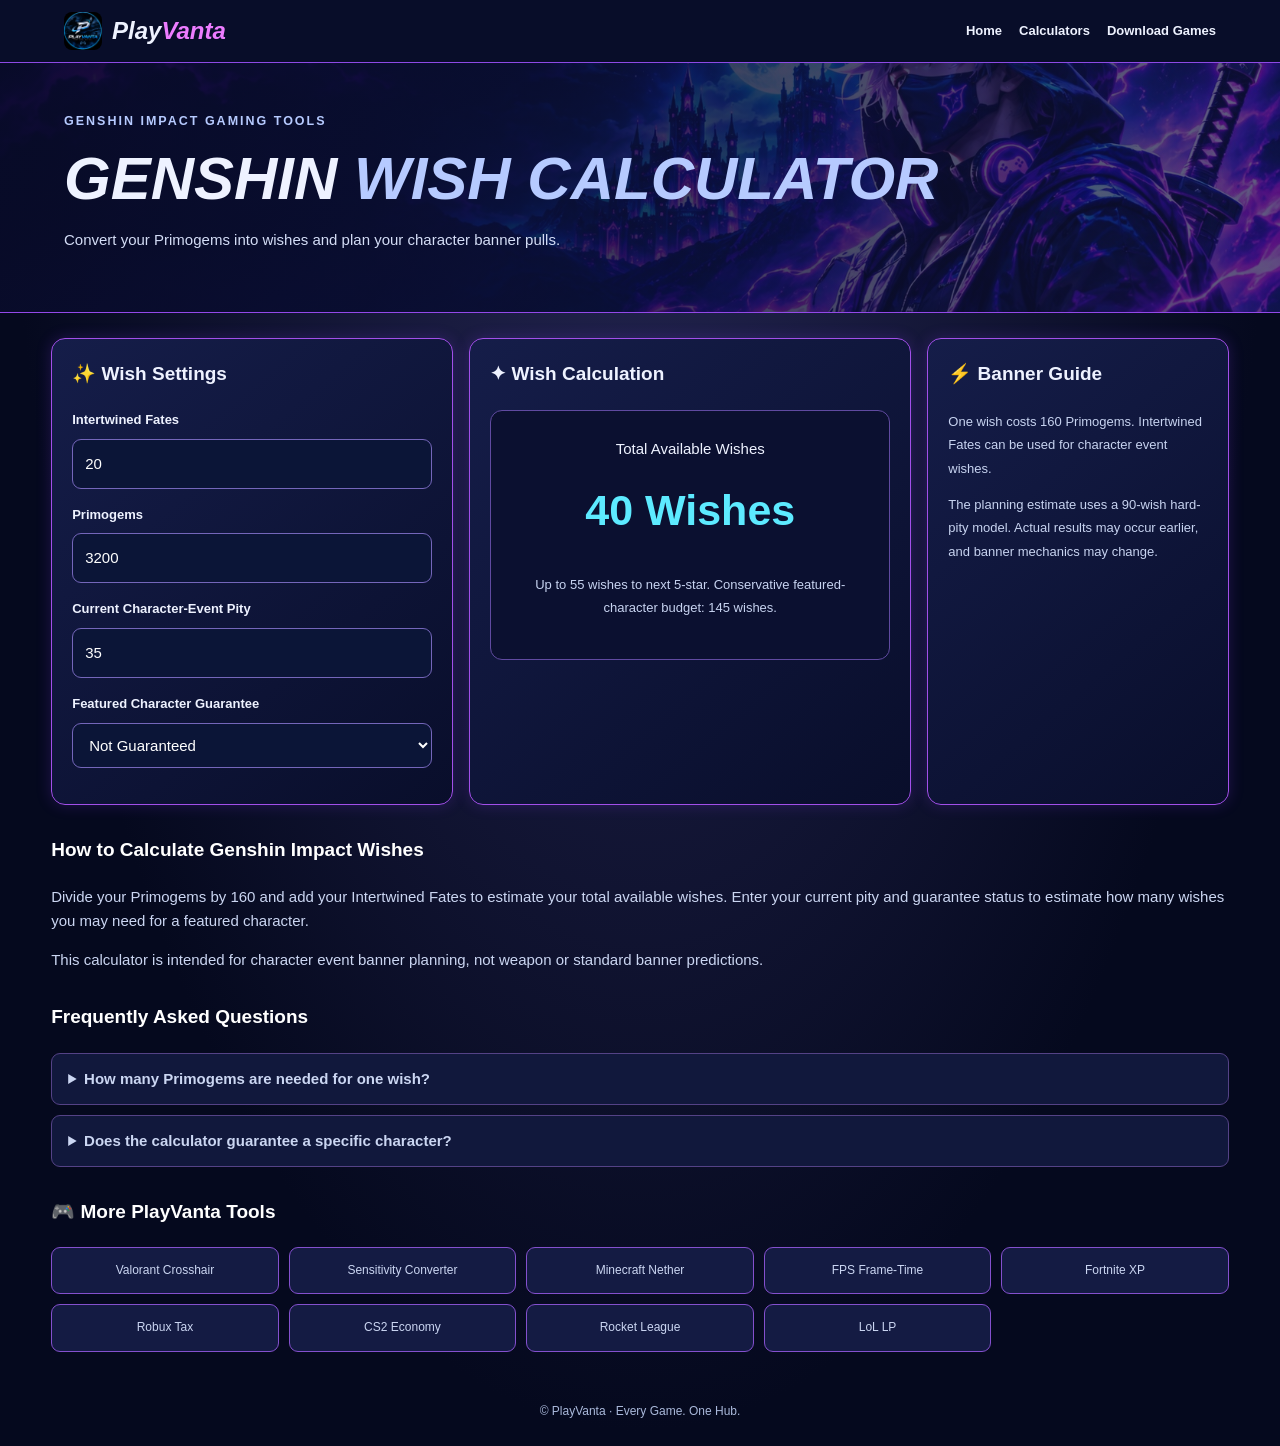
<file: genshin-wish-calculator.html>
<!DOCTYPE html>
<html lang="en">
<head>
<meta charset="UTF-8">
<meta name="viewport" content="width=device-width,initial-scale=1">
<title>Genshin Impact Wish Calculator | PlayVanta</title>
<meta name="description" content="Calculate Genshin Impact wishes from Primogems and Intertwined Fates. Estimate character event banner pity and featured character guarantee requirements.">
<meta name="robots" content="index,follow">
<link rel="canonical" href="https://playvanta.github.io/genshin-wish-calculator.html">
<meta property="og:type" content="website">
<meta property="og:site_name" content="PlayVanta">
<meta property="og:title" content="Genshin Impact Wish Calculator | PlayVanta">
<meta property="og:description" content="Convert Primogems to wishes and plan for character banner pity.">
<meta property="og:url" content="https://playvanta.github.io/genshin-wish-calculator.html">
<meta name="twitter:card" content="summary">
<meta name="twitter:title" content="Genshin Impact Wish Calculator | PlayVanta">
<meta name="twitter:description" content="Free Genshin Impact wish and pity calculator.">
<script type="application/ld+json">
{"@context":"https://schema.org","@type":"BreadcrumbList","itemListElement":[
{"@type":"ListItem","position":1,"name":"Home","item":"https://playvanta.github.io/"},
{"@type":"ListItem","position":2,"name":"Genshin Impact Wish Calculator","item":"https://playvanta.github.io/genshin-wish-calculator.html"}
]}
</script>
<style>
:root{--accent:#b6caff}
*{box-sizing:border-box}
body{margin:0;background:radial-gradient(ellipse at top,#252653,#05091e 70%);color:#eef2ff;font:15px/1.6 Arial,sans-serif}
a{color:inherit;text-decoration:none}a:hover{color:#6fe9ff}
nav{display:flex;align-items:center;justify-content:space-between;gap:15px;flex-wrap:wrap;padding:12px 5%;background:#080d29;border-bottom:1px solid #8d49e5}
.brand{display:flex;align-items:center;gap:10px;font-size:24px;font-weight:900;font-style:italic}
.brand img{width:38px!important;height:38px!important;max-width:38px!important;max-height:38px!important;object-fit:cover;border-radius:8px}
.brand b{color:#ed7cff}.menu{display:flex;gap:17px;flex-wrap:wrap;font-size:13px;font-weight:bold}
.hero{padding:45px 5%;background:linear-gradient(90deg,#080b28ef,#101441a9),url("playvanta-hero.jpg") center/cover;border-bottom:1px solid #9348e9}
.hero small{color:var(--accent);letter-spacing:2px;font-weight:bold}
h1{font-size:clamp(34px,5vw,60px);line-height:1.15;font-style:italic;margin:12px 0}h1 span{color:var(--accent)}
.hero p{color:#d4ddf6;max-width:680px}
main{max-width:1400px;margin:auto;padding:25px 4%}
.layout{display:grid;grid-template-columns:1fr 1.1fr .75fr;gap:16px}
.card{min-width:0;background:linear-gradient(140deg,#151d49,#090e2b);border:1px solid #a24fe9;border-radius:14px;padding:20px;box-shadow:0 0 15px #8b3cff35}
h2{font-size:19px;margin:0 0 20px}.field{margin-bottom:16px}
.field label{display:block;font-size:13px;font-weight:bold;margin-bottom:8px}
.field input,.field select{width:100%;padding:12px;border:1px solid #7466ba;border-radius:9px;background:#0b1537;color:white;font:inherit}
.result{min-height:250px;display:flex;flex-direction:column;align-items:center;justify-content:center;text-align:center;background:#0b1030;border:1px solid #604aa0;border-radius:12px;padding:20px}
.result strong{font-size:clamp(27px,4vw,43px);color:#5deaff;margin:15px 0;overflow-wrap:anywhere}
.note,.result p{color:#c7d3f0;font-size:13px;line-height:1.8}
.links{display:grid;grid-template-columns:repeat(5,minmax(0,1fr));gap:10px}
.links a{padding:13px;background:#141b43;border:1px solid #8450ce;border-radius:9px;text-align:center;font-size:12px}
.links a:hover{border-color:#e97aff}
.info{margin-top:30px;color:#cbd6f2}.info h2{color:white}
details{background:#11183c;border:1px solid #544286;border-radius:9px;padding:13px 16px;margin:10px 0}
summary{cursor:pointer;font-weight:bold}
footer{text-align:center;padding:25px;color:#aab9db;font-size:12px}
@media(max-width:1000px){.layout{grid-template-columns:1fr 1fr}.layout aside{grid-column:1/-1}.links{grid-template-columns:repeat(3,1fr)}}
@media(max-width:650px){.layout{grid-template-columns:1fr}.layout aside{grid-column:auto}.links{grid-template-columns:repeat(2,1fr)}}
</style>
</head>
<body>
<nav><a href="index.html" class="brand"><img src="playvanta-logo.jpg" alt="PlayVanta logo"><span>Play<b>Vanta</b></span></a><div class="menu"><a href="index.html">Home</a><a href="index.html#calculators">Calculators</a><a href="download-games.html">Download Games</a></div></nav>
<header class="hero"><small>GENSHIN IMPACT GAMING TOOLS</small><h1>GENSHIN <span>WISH CALCULATOR</span></h1><p>Convert your Primogems into wishes and plan your character banner pulls.</p></header>
<main>
<div class="layout">
<section class="card">
<h2>✨ Wish Settings</h2>
<div class="field"><label for="fates">Intertwined Fates</label><input id="fates" type="number" min="0" step="1" value="20"></div>
<div class="field"><label for="primos">Primogems</label><input id="primos" type="number" min="0" step="1" value="3200"></div>
<div class="field"><label for="pity">Current Character-Event Pity</label><input id="pity" type="number" min="0" max="89" step="1" value="35"></div>
<div class="field"><label for="guarantee">Featured Character Guarantee</label><select id="guarantee"><option value="no">Not Guaranteed</option><option value="yes">Guaranteed</option></select></div>
</section>
<section class="card"><h2>✦ Wish Calculation</h2><div class="result"><span>Total Available Wishes</span><strong id="result">—</strong><p id="detail" aria-live="polite"></p></div></section>
<aside class="card"><h2>⚡ Banner Guide</h2><p class="note">One wish costs 160 Primogems. Intertwined Fates can be used for character event wishes.</p><p class="note">The planning estimate uses a 90-wish hard-pity model. Actual results may occur earlier, and banner mechanics may change.</p></aside>
</div>
<section class="info"><h2>How to Calculate Genshin Impact Wishes</h2><p>Divide your Primogems by 160 and add your Intertwined Fates to estimate your total available wishes. Enter your current pity and guarantee status to estimate how many wishes you may need for a featured character.</p><p>This calculator is intended for character event banner planning, not weapon or standard banner predictions.</p></section>
<section class="info"><h2>Frequently Asked Questions</h2>
<details><summary>How many Primogems are needed for one wish?</summary><p>One wish costs 160 Primogems.</p></details>
<details><summary>Does the calculator guarantee a specific character?</summary><p>No. It estimates a conservative pull budget under the stated pity assumptions and cannot predict individual wish outcomes.</p></details>
</section>
<section class="info"><h2>🎮 More PlayVanta Tools</h2><div class="links">
<a href="valorant-crosshair-generator.html">Valorant Crosshair</a><a href="valorant-sensitivity-converter.html">Sensitivity Converter</a><a href="minecraft-nether-calculator.html">Minecraft Nether</a><a href="fps-frame-time-calculator.html">FPS Frame-Time</a><a href="fortnite-xp-calculator.html">Fortnite XP</a><a href="roblox-robux-tax-calculator.html">Robux Tax</a><a href="cs2-economy-calculator.html">CS2 Economy</a><a href="rocket-league-rank-tracker.html">Rocket League</a><a href="lol-lp-calculator.html">LoL LP</a>
</div></section>
</main>
<footer>© PlayVanta · Every Game. One Hub.</footer>
<script>
const $=id=>document.getElementById(id);
function calculate(){
const f=Number($("fates").value),p=Number($("primos").value),pity=Number($("pity").value);
if(["fates","primos","pity"].some(id=>$(id).value==="")||!Number.isInteger(f)||f<0||!Number.isInteger(p)||p<0||!Number.isInteger(pity)||pity<0||pity>89){
$("result").textContent="—";$("detail").textContent="Enter valid Fates, Primogems and pity.";return;
}
const total=f+Math.floor(p/160);
const next=90-pity;
const featured=$("guarantee").value==="yes"?next:next+90;
$("result").textContent=total.toLocaleString()+" Wishes";
$("detail").textContent="Up to "+next+" wishes to next 5-star. Conservative featured-character budget: "+featured+" wishes.";
}
document.querySelectorAll("input,select").forEach(el=>el.addEventListener("input",calculate));
calculate();
</script>
</body>
</html>
</file>
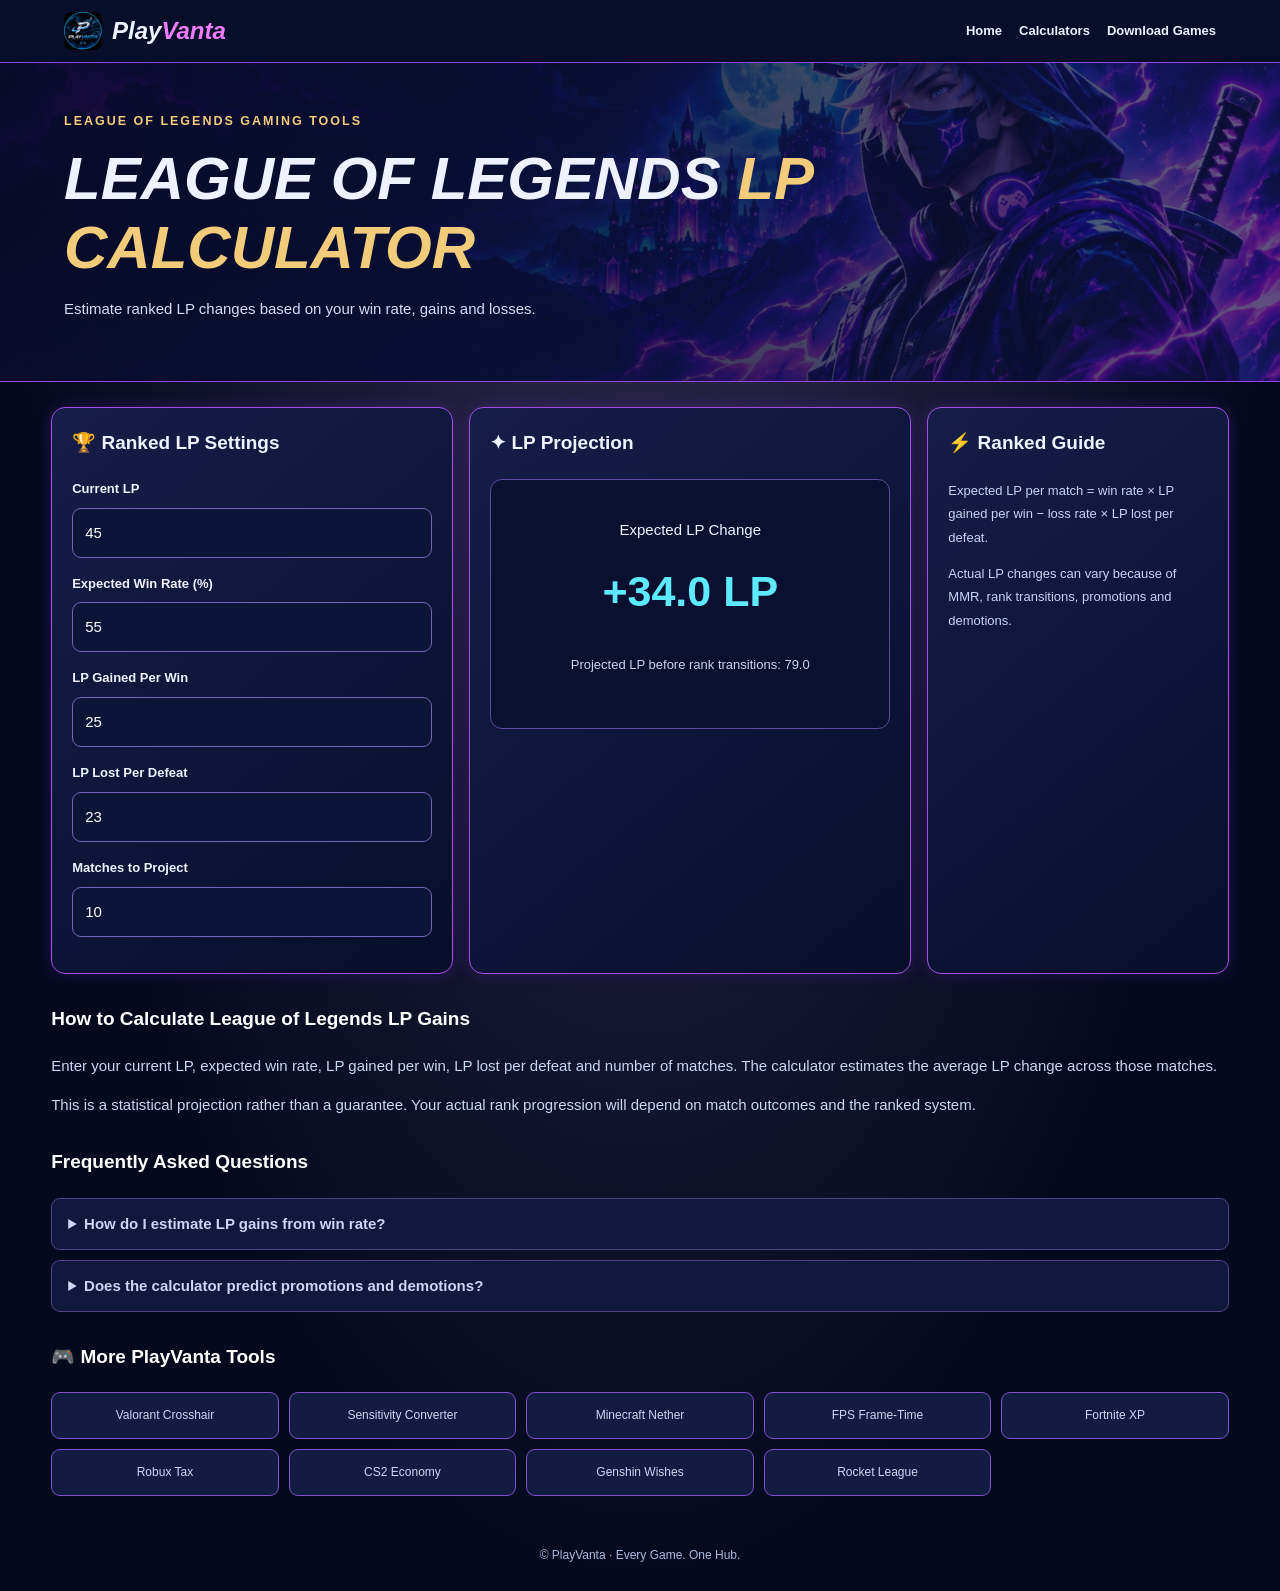
<file: lol-lp-calculator.html>
<!DOCTYPE html>
<html lang="en">
<head>
<meta charset="UTF-8">
<meta name="viewport" content="width=device-width,initial-scale=1">
<title>League of Legends LP Calculator | PlayVanta</title>
<meta name="description" content="Estimate League of Legends LP gains and losses using your win rate, LP per win, LP per loss and projected matches. Free LoL ranked LP calculator.">
<meta name="robots" content="index,follow">
<link rel="canonical" href="https://playvanta.github.io/lol-lp-calculator.html">
<meta property="og:type" content="website">
<meta property="og:site_name" content="PlayVanta">
<meta property="og:title" content="League of Legends LP Calculator | PlayVanta">
<meta property="og:description" content="Estimate League of Legends ranked LP changes based on your win rate.">
<meta property="og:url" content="https://playvanta.github.io/lol-lp-calculator.html">
<meta name="twitter:card" content="summary">
<meta name="twitter:title" content="League of Legends LP Calculator | PlayVanta">
<meta name="twitter:description" content="Free League of Legends LP projection calculator.">
<script type="application/ld+json">
{"@context":"https://schema.org","@type":"BreadcrumbList","itemListElement":[
{"@type":"ListItem","position":1,"name":"Home","item":"https://playvanta.github.io/"},
{"@type":"ListItem","position":2,"name":"League of Legends LP Calculator","item":"https://playvanta.github.io/lol-lp-calculator.html"}
]}
</script>
<style>
:root{--accent:#f2cc7b}
*{box-sizing:border-box}
body{margin:0;background:radial-gradient(ellipse at top,#302b4d,#05091e 70%);color:#eef2ff;font:15px/1.6 Arial,sans-serif}
a{color:inherit;text-decoration:none}a:hover{color:#6fe9ff}
nav{display:flex;align-items:center;justify-content:space-between;gap:15px;flex-wrap:wrap;padding:12px 5%;background:#080d29;border-bottom:1px solid #8d49e5}
.brand{display:flex;align-items:center;gap:10px;font-size:24px;font-weight:900;font-style:italic}
.brand img{width:38px!important;height:38px!important;max-width:38px!important;max-height:38px!important;object-fit:cover;border-radius:8px}
.brand b{color:#ed7cff}.menu{display:flex;gap:17px;flex-wrap:wrap;font-size:13px;font-weight:bold}
.hero{padding:45px 5%;background:linear-gradient(90deg,#080b28ef,#101441a9),url("playvanta-hero.jpg") center/cover;border-bottom:1px solid #9348e9}
.hero small{color:var(--accent);letter-spacing:2px;font-weight:bold}
h1{font-size:clamp(34px,5vw,60px);line-height:1.15;font-style:italic;margin:12px 0}h1 span{color:var(--accent)}
.hero p{color:#d4ddf6;max-width:680px}
main{max-width:1400px;margin:auto;padding:25px 4%}
.layout{display:grid;grid-template-columns:1fr 1.1fr .75fr;gap:16px}
.card{min-width:0;background:linear-gradient(140deg,#151d49,#090e2b);border:1px solid #a24fe9;border-radius:14px;padding:20px;box-shadow:0 0 15px #8b3cff35}
h2{font-size:19px;margin:0 0 20px}.field{margin-bottom:16px}
.field label{display:block;font-size:13px;font-weight:bold;margin-bottom:8px}
.field input{width:100%;padding:12px;border:1px solid #7466ba;border-radius:9px;background:#0b1537;color:white;font:inherit}
.result{min-height:250px;display:flex;flex-direction:column;align-items:center;justify-content:center;text-align:center;background:#0b1030;border:1px solid #604aa0;border-radius:12px;padding:20px}
.result strong{font-size:clamp(27px,4vw,43px);color:#5deaff;margin:15px 0;overflow-wrap:anywhere}
.note,.result p{color:#c7d3f0;font-size:13px;line-height:1.8}
.links{display:grid;grid-template-columns:repeat(5,minmax(0,1fr));gap:10px}
.links a{padding:13px;background:#141b43;border:1px solid #8450ce;border-radius:9px;text-align:center;font-size:12px}
.links a:hover{border-color:#e97aff}
.info{margin-top:30px;color:#cbd6f2}.info h2{color:white}
details{background:#11183c;border:1px solid #544286;border-radius:9px;padding:13px 16px;margin:10px 0}
summary{cursor:pointer;font-weight:bold}
footer{text-align:center;padding:25px;color:#aab9db;font-size:12px}
@media(max-width:1000px){.layout{grid-template-columns:1fr 1fr}.layout aside{grid-column:1/-1}.links{grid-template-columns:repeat(3,1fr)}}
@media(max-width:650px){.layout{grid-template-columns:1fr}.layout aside{grid-column:auto}.links{grid-template-columns:repeat(2,1fr)}}
</style>
</head>
<body>
<nav><a href="index.html" class="brand"><img src="playvanta-logo.jpg" alt="PlayVanta logo"><span>Play<b>Vanta</b></span></a><div class="menu"><a href="index.html">Home</a><a href="index.html#calculators">Calculators</a><a href="download-games.html">Download Games</a></div></nav>
<header class="hero"><small>LEAGUE OF LEGENDS GAMING TOOLS</small><h1>LEAGUE OF LEGENDS <span>LP CALCULATOR</span></h1><p>Estimate ranked LP changes based on your win rate, gains and losses.</p></header>
<main>
<div class="layout">
<section class="card">
<h2>🏆 Ranked LP Settings</h2>
<div class="field"><label for="current">Current LP</label><input id="current" type="number" min="0" max="100" step="1" value="45"></div>
<div class="field"><label for="winrate">Expected Win Rate (%)</label><input id="winrate" type="number" min="0" max="100" step="0.1" value="55"></div>
<div class="field"><label for="gain">LP Gained Per Win</label><input id="gain" type="number" min="0" step="any" value="25"></div>
<div class="field"><label for="loss">LP Lost Per Defeat</label><input id="loss" type="number" min="0" step="any" value="23"></div>
<div class="field"><label for="matches">Matches to Project</label><input id="matches" type="number" min="1" step="1" value="10"></div>
</section>
<section class="card"><h2>✦ LP Projection</h2><div class="result"><span>Expected LP Change</span><strong id="result">—</strong><p id="detail" aria-live="polite"></p></div></section>
<aside class="card"><h2>⚡ Ranked Guide</h2><p class="note">Expected LP per match = win rate × LP gained per win − loss rate × LP lost per defeat.</p><p class="note">Actual LP changes can vary because of MMR, rank transitions, promotions and demotions.</p></aside>
</div>
<section class="info"><h2>How to Calculate League of Legends LP Gains</h2><p>Enter your current LP, expected win rate, LP gained per win, LP lost per defeat and number of matches. The calculator estimates the average LP change across those matches.</p><p>This is a statistical projection rather than a guarantee. Your actual rank progression will depend on match outcomes and the ranked system.</p></section>
<section class="info"><h2>Frequently Asked Questions</h2>
<details><summary>How do I estimate LP gains from win rate?</summary><p>Multiply the win rate by LP gained per win, subtract the loss rate multiplied by LP lost per defeat, then multiply by the number of matches.</p></details>
<details><summary>Does the calculator predict promotions and demotions?</summary><p>No. It calculates an estimated LP change before accounting for tier boundaries and ranked-system adjustments.</p></details>
</section>
<section class="info"><h2>🎮 More PlayVanta Tools</h2><div class="links">
<a href="valorant-crosshair-generator.html">Valorant Crosshair</a><a href="valorant-sensitivity-converter.html">Sensitivity Converter</a><a href="minecraft-nether-calculator.html">Minecraft Nether</a><a href="fps-frame-time-calculator.html">FPS Frame-Time</a><a href="fortnite-xp-calculator.html">Fortnite XP</a><a href="roblox-robux-tax-calculator.html">Robux Tax</a><a href="cs2-economy-calculator.html">CS2 Economy</a><a href="genshin-wish-calculator.html">Genshin Wishes</a><a href="rocket-league-rank-tracker.html">Rocket League</a>
</div></section>
</main>
<footer>© PlayVanta · Every Game. One Hub.</footer>
<script>
const $=id=>document.getElementById(id);
function calculate(){
const ids=["current","winrate","gain","loss","matches"];
const values=ids.map(id=>Number($(id).value));
const [current,wr,gain,loss,matches]=values;
if(ids.some(id=>$(id).value==="")||values.some(v=>!Number.isFinite(v))||
current<0||current>100||wr<0||wr>100||gain<0||loss<0||!Number.isInteger(matches)||matches<1){
$("result").textContent="—";$("detail").textContent="Enter valid LP, win rate and match values.";return;
}
const expected=(wr/100*gain-(1-wr/100)*loss)*matches;
$("result").textContent=(expected>=0?"+":"")+expected.toFixed(1)+" LP";
$("detail").textContent="Projected LP before rank transitions: "+(current+expected).toFixed(1);
}
document.querySelectorAll("input").forEach(el=>el.addEventListener("input",calculate));
calculate();
</script>
</body>
</html>
</file>
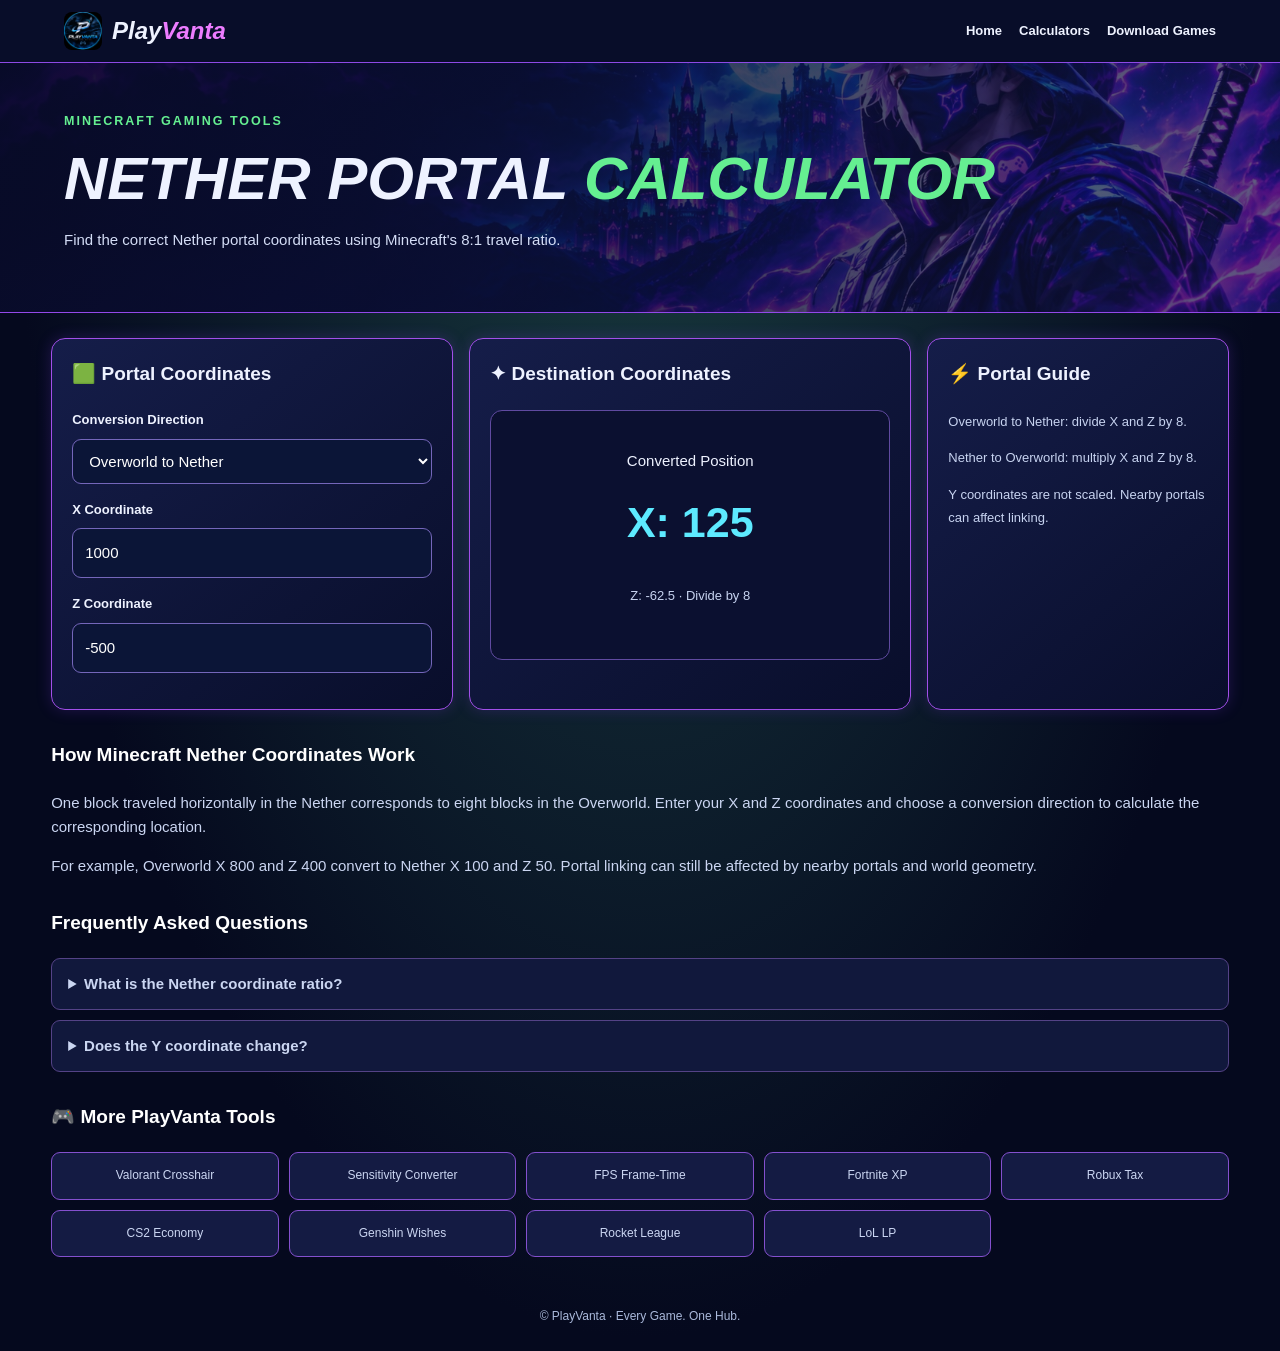
<file: minecraft-nether-calculator.html>
<!DOCTYPE html>
<html lang="en">
<head>
<meta charset="UTF-8">
<meta name="viewport" content="width=device-width,initial-scale=1">
<title>Minecraft Nether Portal Calculator | PlayVanta</title>
<meta name="description" content="Free Minecraft Nether portal calculator. Convert Overworld and Nether X and Z coordinates instantly using the 8:1 portal travel ratio.">
<meta name="robots" content="index,follow">
<link rel="canonical" href="https://playvanta.github.io/minecraft-nether-calculator.html">
<meta property="og:type" content="website">
<meta property="og:site_name" content="PlayVanta">
<meta property="og:title" content="Minecraft Nether Portal Calculator | PlayVanta">
<meta property="og:description" content="Convert Minecraft Overworld and Nether coordinates instantly.">
<meta property="og:url" content="https://playvanta.github.io/minecraft-nether-calculator.html">
<meta name="twitter:card" content="summary">
<meta name="twitter:title" content="Minecraft Nether Portal Calculator | PlayVanta">
<meta name="twitter:description" content="Free Minecraft Overworld and Nether coordinate converter.">
<script type="application/ld+json">
{
 "@context":"https://schema.org",
 "@type":"BreadcrumbList",
 "itemListElement":[
  {"@type":"ListItem","position":1,"name":"Home","item":"https://playvanta.github.io/"},
  {"@type":"ListItem","position":2,"name":"Minecraft Nether Portal Calculator","item":"https://playvanta.github.io/minecraft-nether-calculator.html"}
 ]
}
</script>
<style>
:root{--accent:#65ef91}
*{box-sizing:border-box}
body{margin:0;background:radial-gradient(ellipse at top,#193d40,#05091e 70%);color:#eef2ff;font:15px/1.6 Arial,sans-serif}
a{color:inherit;text-decoration:none}a:hover{color:#6fe9ff}
nav{display:flex;align-items:center;justify-content:space-between;gap:15px;flex-wrap:wrap;padding:12px 5%;background:#080d29;border-bottom:1px solid #8d49e5}
.brand{display:flex;align-items:center;gap:10px;font-size:24px;font-weight:900;font-style:italic}
.brand img{width:38px!important;height:38px!important;max-width:38px!important;max-height:38px!important;object-fit:cover;border-radius:8px}
.brand b{color:#ed7cff}.menu{display:flex;gap:17px;flex-wrap:wrap;font-size:13px;font-weight:bold}
.hero{padding:45px 5%;background:linear-gradient(90deg,#080b28ef,#101441a9),url("playvanta-hero.jpg") center/cover;border-bottom:1px solid #9348e9}
.hero small{color:var(--accent);letter-spacing:2px;font-weight:bold}
h1{font-size:clamp(34px,5vw,60px);line-height:1.15;font-style:italic;margin:12px 0}h1 span{color:var(--accent)}
.hero p{color:#d4ddf6;max-width:680px}
main{max-width:1400px;margin:auto;padding:25px 4%}
.layout{display:grid;grid-template-columns:1fr 1.1fr .75fr;gap:16px}
.card{min-width:0;background:linear-gradient(140deg,#151d49,#090e2b);border:1px solid #a24fe9;border-radius:14px;padding:20px;box-shadow:0 0 15px #8b3cff35}
h2{font-size:19px;margin:0 0 20px}.field{margin-bottom:16px}
.field label{display:block;font-size:13px;font-weight:bold;margin-bottom:8px}
.field input,.field select{width:100%;padding:12px;border:1px solid #7466ba;border-radius:9px;background:#0b1537;color:white;font:inherit}
.result{min-height:250px;display:flex;flex-direction:column;align-items:center;justify-content:center;text-align:center;background:#0b1030;border:1px solid #604aa0;border-radius:12px;padding:20px}
.result strong{font-size:clamp(27px,4vw,43px);color:#5deaff;margin:15px 0;overflow-wrap:anywhere}
.note,.result p{color:#c7d3f0;font-size:13px;line-height:1.8}
.links{display:grid;grid-template-columns:repeat(5,minmax(0,1fr));gap:10px}
.links a{padding:13px;background:#141b43;border:1px solid #8450ce;border-radius:9px;text-align:center;font-size:12px}
.links a:hover{border-color:#e97aff}
.info{margin-top:30px;color:#cbd6f2}.info h2{color:white}
details{background:#11183c;border:1px solid #544286;border-radius:9px;padding:13px 16px;margin:10px 0}
summary{cursor:pointer;font-weight:bold}
footer{text-align:center;padding:25px;color:#aab9db;font-size:12px}
@media(max-width:1000px){.layout{grid-template-columns:1fr 1fr}.layout aside{grid-column:1/-1}.links{grid-template-columns:repeat(3,1fr)}}
@media(max-width:650px){.layout{grid-template-columns:1fr}.layout aside{grid-column:auto}.links{grid-template-columns:repeat(2,1fr)}}
</style>
</head>
<body>
<nav>
<a href="index.html" class="brand"><img src="playvanta-logo.jpg" alt="PlayVanta logo"><span>Play<b>Vanta</b></span></a>
<div class="menu"><a href="index.html">Home</a><a href="index.html#calculators">Calculators</a><a href="download-games.html">Download Games</a></div>
</nav>
<header class="hero">
<small>MINECRAFT GAMING TOOLS</small>
<h1>NETHER PORTAL <span>CALCULATOR</span></h1>
<p>Find the correct Nether portal coordinates using Minecraft's 8:1 travel ratio.</p>
</header>
<main>
<div class="layout">
<section class="card">
<h2>🟩 Portal Coordinates</h2>
<div class="field"><label for="direction">Conversion Direction</label>
<select id="direction"><option value="nether">Overworld to Nether</option><option value="overworld">Nether to Overworld</option></select></div>
<div class="field"><label for="x">X Coordinate</label><input id="x" type="number" value="1000" step="any"></div>
<div class="field"><label for="z">Z Coordinate</label><input id="z" type="number" value="-500" step="any"></div>
</section>
<section class="card">
<h2>✦ Destination Coordinates</h2>
<div class="result"><span>Converted Position</span><strong id="result">—</strong><p id="detail" aria-live="polite"></p></div>
</section>
<aside class="card">
<h2>⚡ Portal Guide</h2>
<p class="note">Overworld to Nether: divide X and Z by 8.</p>
<p class="note">Nether to Overworld: multiply X and Z by 8.</p>
<p class="note">Y coordinates are not scaled. Nearby portals can affect linking.</p>
</aside>
</div>
<section class="info">
<h2>How Minecraft Nether Coordinates Work</h2>
<p>One block traveled horizontally in the Nether corresponds to eight blocks in the Overworld. Enter your X and Z coordinates and choose a conversion direction to calculate the corresponding location.</p>
<p>For example, Overworld X 800 and Z 400 convert to Nether X 100 and Z 50. Portal linking can still be affected by nearby portals and world geometry.</p>
</section>
<section class="info">
<h2>Frequently Asked Questions</h2>
<details><summary>What is the Nether coordinate ratio?</summary><p>The Overworld-to-Nether horizontal coordinate ratio is 8:1.</p></details>
<details><summary>Does the Y coordinate change?</summary><p>Y is not multiplied or divided by eight. The actual portal placement height may differ.</p></details>
</section>
<section class="info"><h2>🎮 More PlayVanta Tools</h2><div class="links">
<a href="valorant-crosshair-generator.html">Valorant Crosshair</a>
<a href="valorant-sensitivity-converter.html">Sensitivity Converter</a>
<a href="fps-frame-time-calculator.html">FPS Frame-Time</a>
<a href="fortnite-xp-calculator.html">Fortnite XP</a>
<a href="roblox-robux-tax-calculator.html">Robux Tax</a>
<a href="cs2-economy-calculator.html">CS2 Economy</a>
<a href="genshin-wish-calculator.html">Genshin Wishes</a>
<a href="rocket-league-rank-tracker.html">Rocket League</a>
<a href="lol-lp-calculator.html">LoL LP</a>
</div></section>
</main>
<footer>© PlayVanta · Every Game. One Hub.</footer>
<script>
const $=id=>document.getElementById(id);
function calculate(){
const xs=$("x").value,zs=$("z").value;
const x=Number(xs),z=Number(zs);
if(xs===""||zs===""||!Number.isFinite(x)||!Number.isFinite(z)){
$("result").textContent="—";
$("detail").textContent="Enter valid X and Z coordinates.";
return;
}
const factor=$("direction").value==="nether"?1/8:8;
const fmt=n=>n.toLocaleString("en-US",{maximumFractionDigits:3});
$("result").textContent="X: "+fmt(x*factor);
$("detail").textContent="Z: "+fmt(z*factor)+" · "+(factor===8?"Multiply by 8":"Divide by 8");
}
document.querySelectorAll("input,select").forEach(el=>el.addEventListener("input",calculate));
calculate();
</script>
</body>
</html>
</file>
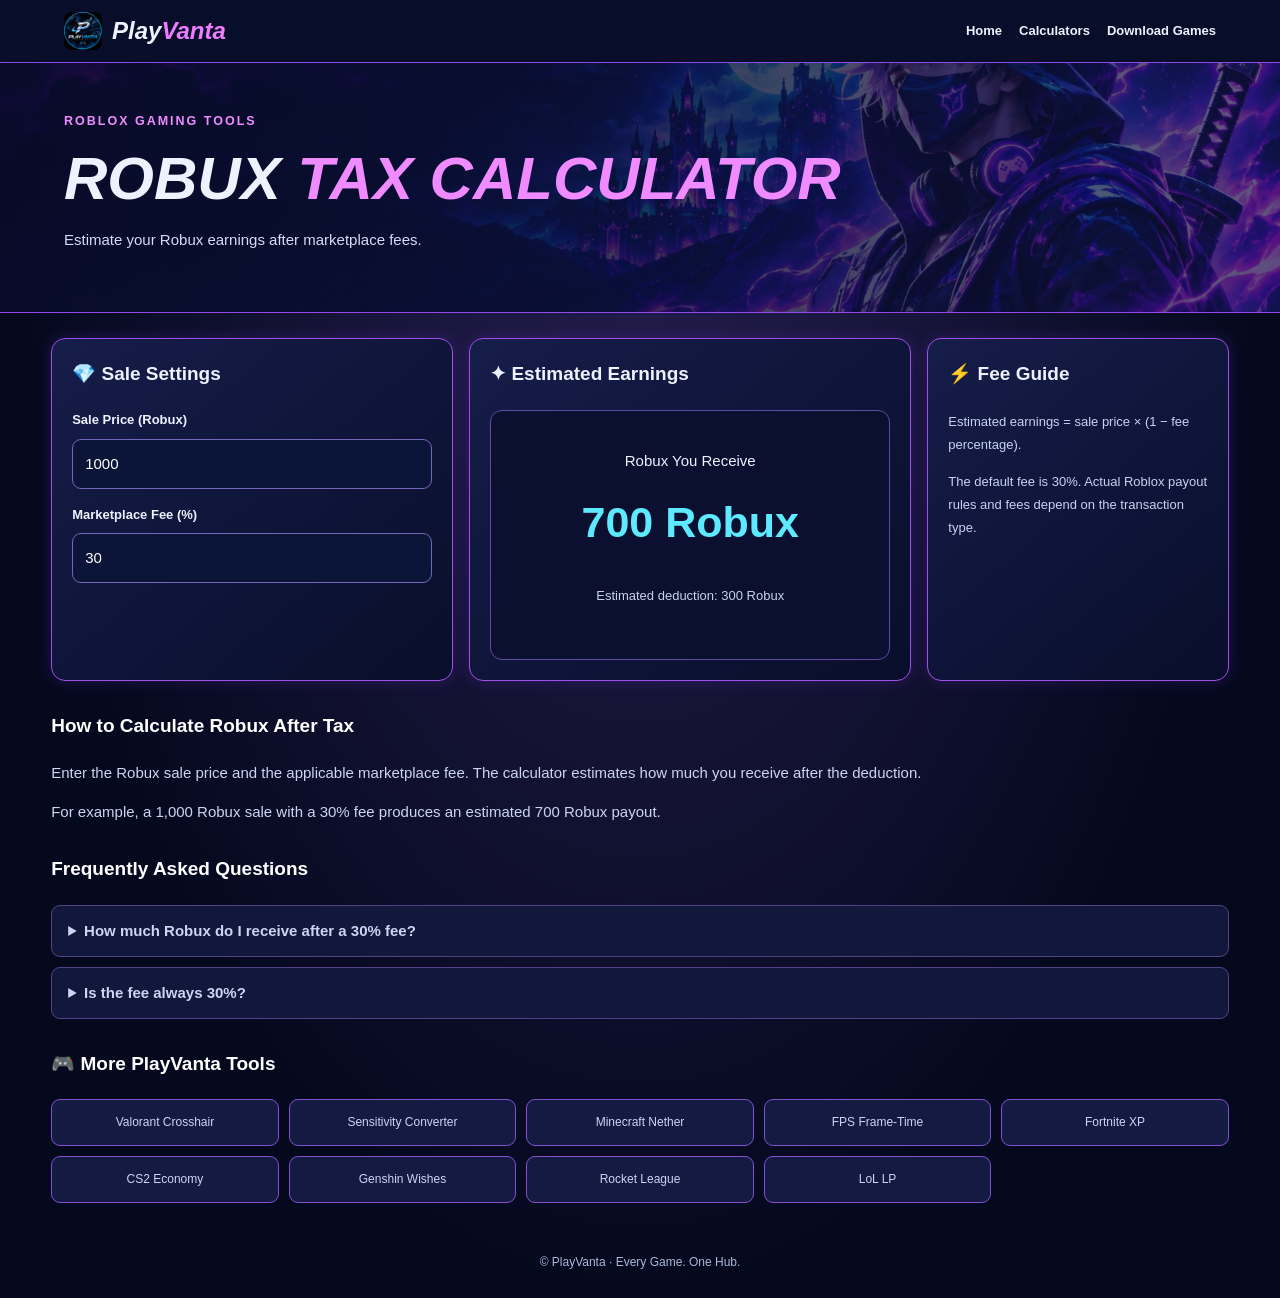
<file: roblox-robux-tax-calculator.html>
<!DOCTYPE html>
<html lang="en">
<head>
<meta charset="UTF-8">
<meta name="viewport" content="width=device-width,initial-scale=1">
<title>Roblox Robux Tax Calculator | PlayVanta</title>
<meta name="description" content="Calculate how many Robux you receive after marketplace fees. Estimate net Robux earnings and sale deductions with PlayVanta's free Robux tax calculator.">
<meta name="robots" content="index,follow">
<link rel="canonical" href="https://playvanta.github.io/roblox-robux-tax-calculator.html">
<meta property="og:type" content="website">
<meta property="og:site_name" content="PlayVanta">
<meta property="og:title" content="Roblox Robux Tax Calculator | PlayVanta">
<meta property="og:description" content="Estimate Robux received after marketplace fees.">
<meta property="og:url" content="https://playvanta.github.io/roblox-robux-tax-calculator.html">
<meta name="twitter:card" content="summary">
<meta name="twitter:title" content="Roblox Robux Tax Calculator | PlayVanta">
<meta name="twitter:description" content="Free Robux marketplace fee calculator.">
<script type="application/ld+json">
{"@context":"https://schema.org","@type":"BreadcrumbList","itemListElement":[
{"@type":"ListItem","position":1,"name":"Home","item":"https://playvanta.github.io/"},
{"@type":"ListItem","position":2,"name":"Roblox Robux Tax Calculator","item":"https://playvanta.github.io/roblox-robux-tax-calculator.html"}
]}
</script>
<style>
:root{--accent:#f08bff}
*{box-sizing:border-box}
body{margin:0;background:radial-gradient(ellipse at top,#292054,#05091e 70%);color:#eef2ff;font:15px/1.6 Arial,sans-serif}
a{color:inherit;text-decoration:none}a:hover{color:#6fe9ff}
nav{display:flex;align-items:center;justify-content:space-between;gap:15px;flex-wrap:wrap;padding:12px 5%;background:#080d29;border-bottom:1px solid #8d49e5}
.brand{display:flex;align-items:center;gap:10px;font-size:24px;font-weight:900;font-style:italic}
.brand img{width:38px!important;height:38px!important;max-width:38px!important;max-height:38px!important;object-fit:cover;border-radius:8px}
.brand b{color:#ed7cff}.menu{display:flex;gap:17px;flex-wrap:wrap;font-size:13px;font-weight:bold}
.hero{padding:45px 5%;background:linear-gradient(90deg,#080b28ef,#101441a9),url("playvanta-hero.jpg") center/cover;border-bottom:1px solid #9348e9}
.hero small{color:var(--accent);letter-spacing:2px;font-weight:bold}
h1{font-size:clamp(34px,5vw,60px);line-height:1.15;font-style:italic;margin:12px 0}h1 span{color:var(--accent)}
.hero p{color:#d4ddf6;max-width:680px}
main{max-width:1400px;margin:auto;padding:25px 4%}
.layout{display:grid;grid-template-columns:1fr 1.1fr .75fr;gap:16px}
.card{min-width:0;background:linear-gradient(140deg,#151d49,#090e2b);border:1px solid #a24fe9;border-radius:14px;padding:20px;box-shadow:0 0 15px #8b3cff35}
h2{font-size:19px;margin:0 0 20px}.field{margin-bottom:16px}
.field label{display:block;font-size:13px;font-weight:bold;margin-bottom:8px}
.field input{width:100%;padding:12px;border:1px solid #7466ba;border-radius:9px;background:#0b1537;color:white;font:inherit}
.result{min-height:250px;display:flex;flex-direction:column;align-items:center;justify-content:center;text-align:center;background:#0b1030;border:1px solid #604aa0;border-radius:12px;padding:20px}
.result strong{font-size:clamp(27px,4vw,43px);color:#5deaff;margin:15px 0;overflow-wrap:anywhere}
.note,.result p{color:#c7d3f0;font-size:13px;line-height:1.8}
.links{display:grid;grid-template-columns:repeat(5,minmax(0,1fr));gap:10px}
.links a{padding:13px;background:#141b43;border:1px solid #8450ce;border-radius:9px;text-align:center;font-size:12px}
.links a:hover{border-color:#e97aff}
.info{margin-top:30px;color:#cbd6f2}.info h2{color:white}
details{background:#11183c;border:1px solid #544286;border-radius:9px;padding:13px 16px;margin:10px 0}
summary{cursor:pointer;font-weight:bold}
footer{text-align:center;padding:25px;color:#aab9db;font-size:12px}
@media(max-width:1000px){.layout{grid-template-columns:1fr 1fr}.layout aside{grid-column:1/-1}.links{grid-template-columns:repeat(3,1fr)}}
@media(max-width:650px){.layout{grid-template-columns:1fr}.layout aside{grid-column:auto}.links{grid-template-columns:repeat(2,1fr)}}
</style>
</head>
<body>
<nav><a href="index.html" class="brand"><img src="playvanta-logo.jpg" alt="PlayVanta logo"><span>Play<b>Vanta</b></span></a><div class="menu"><a href="index.html">Home</a><a href="index.html#calculators">Calculators</a><a href="download-games.html">Download Games</a></div></nav>
<header class="hero"><small>ROBLOX GAMING TOOLS</small><h1>ROBUX <span>TAX CALCULATOR</span></h1><p>Estimate your Robux earnings after marketplace fees.</p></header>
<main>
<div class="layout">
<section class="card">
<h2>💎 Sale Settings</h2>
<div class="field"><label for="amount">Sale Price (Robux)</label><input id="amount" type="number" min="0" step="1" value="1000"></div>
<div class="field"><label for="fee">Marketplace Fee (%)</label><input id="fee" type="number" min="0" max="100" step="0.1" value="30"></div>
</section>
<section class="card"><h2>✦ Estimated Earnings</h2><div class="result"><span>Robux You Receive</span><strong id="result">—</strong><p id="detail" aria-live="polite"></p></div></section>
<aside class="card"><h2>⚡ Fee Guide</h2><p class="note">Estimated earnings = sale price × (1 − fee percentage).</p><p class="note">The default fee is 30%. Actual Roblox payout rules and fees depend on the transaction type.</p></aside>
</div>
<section class="info"><h2>How to Calculate Robux After Tax</h2><p>Enter the Robux sale price and the applicable marketplace fee. The calculator estimates how much you receive after the deduction.</p><p>For example, a 1,000 Robux sale with a 30% fee produces an estimated 700 Robux payout.</p></section>
<section class="info"><h2>Frequently Asked Questions</h2>
<details><summary>How much Robux do I receive after a 30% fee?</summary><p>You receive approximately 70% of the sale price, subject to Roblox's actual payout rules and rounding.</p></details>
<details><summary>Is the fee always 30%?</summary><p>No. Fees and revenue shares can vary by product, transaction type and Roblox program.</p></details>
</section>
<section class="info"><h2>🎮 More PlayVanta Tools</h2><div class="links">
<a href="valorant-crosshair-generator.html">Valorant Crosshair</a><a href="valorant-sensitivity-converter.html">Sensitivity Converter</a><a href="minecraft-nether-calculator.html">Minecraft Nether</a><a href="fps-frame-time-calculator.html">FPS Frame-Time</a><a href="fortnite-xp-calculator.html">Fortnite XP</a><a href="cs2-economy-calculator.html">CS2 Economy</a><a href="genshin-wish-calculator.html">Genshin Wishes</a><a href="rocket-league-rank-tracker.html">Rocket League</a><a href="lol-lp-calculator.html">LoL LP</a>
</div></section>
</main>
<footer>© PlayVanta · Every Game. One Hub.</footer>
<script>
const $=id=>document.getElementById(id);
function calculate(){
const amount=Number($("amount").value),fee=Number($("fee").value);
if($("amount").value===""||$("fee").value===""||!Number.isInteger(amount)||amount<0||!Number.isFinite(fee)||fee<0||fee>100){
$("result").textContent="—";$("detail").textContent="Enter a valid price and fee.";return;
}
const payout=Math.floor(amount*(1-fee/100));
$("result").textContent=payout.toLocaleString()+" Robux";
$("detail").textContent="Estimated deduction: "+(amount-payout).toLocaleString()+" Robux";
}
document.querySelectorAll("input").forEach(el=>el.addEventListener("input",calculate));
calculate();
</script>
</body>
</html>
</file>
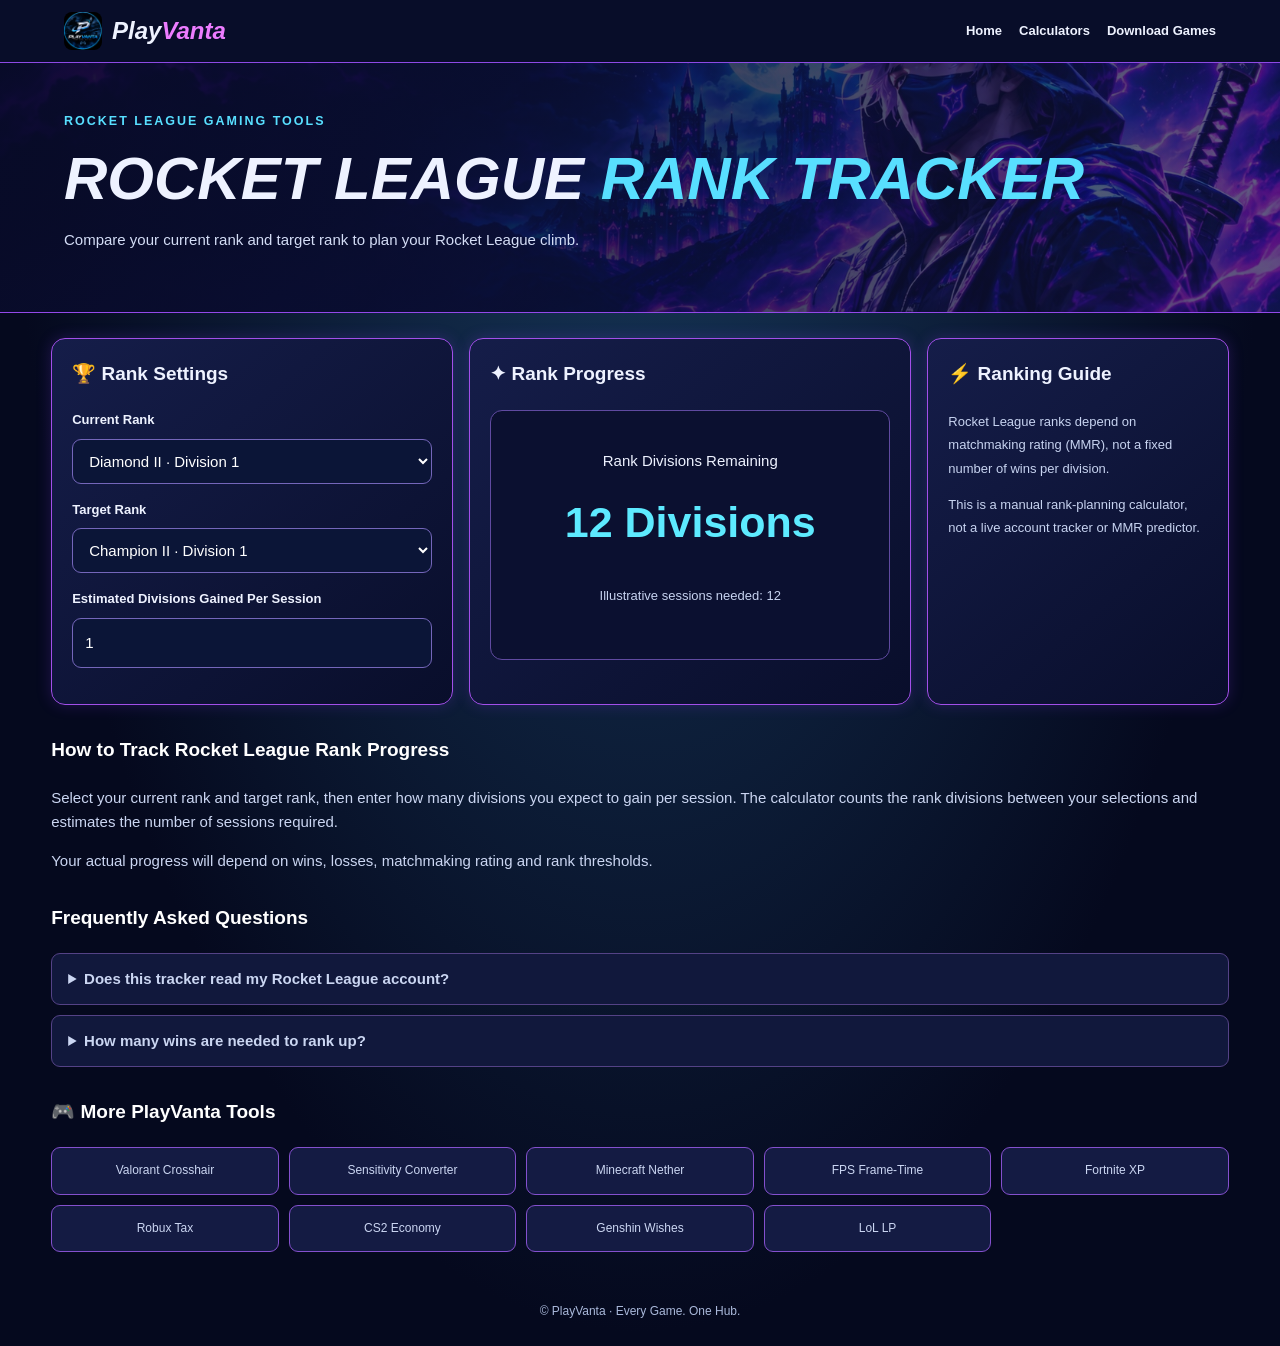
<file: rocket-league-rank-tracker.html>
<!DOCTYPE html>
<html lang="en">
<head>
<meta charset="UTF-8">
<meta name="viewport" content="width=device-width,initial-scale=1">
<title>Rocket League Rank Tracker | PlayVanta</title>
<meta name="description" content="Compare Rocket League ranks and plan your climb from Bronze to Supersonic Legend. Calculate rank divisions remaining and estimate sessions needed.">
<meta name="robots" content="index,follow">
<link rel="canonical" href="https://playvanta.github.io/rocket-league-rank-tracker.html">
<meta property="og:type" content="website">
<meta property="og:site_name" content="PlayVanta">
<meta property="og:title" content="Rocket League Rank Tracker | PlayVanta">
<meta property="og:description" content="Plan your Rocket League rank progression and compare target ranks.">
<meta property="og:url" content="https://playvanta.github.io/rocket-league-rank-tracker.html">
<meta name="twitter:card" content="summary">
<meta name="twitter:title" content="Rocket League Rank Tracker | PlayVanta">
<meta name="twitter:description" content="Free Rocket League rank progression planning tool.">
<script type="application/ld+json">
{"@context":"https://schema.org","@type":"BreadcrumbList","itemListElement":[
{"@type":"ListItem","position":1,"name":"Home","item":"https://playvanta.github.io/"},
{"@type":"ListItem","position":2,"name":"Rocket League Rank Tracker","item":"https://playvanta.github.io/rocket-league-rank-tracker.html"}
]}
</script>
<style>
:root{--accent:#58dfff}
*{box-sizing:border-box}
body{margin:0;background:radial-gradient(ellipse at top,#17395b,#05091e 70%);color:#eef2ff;font:15px/1.6 Arial,sans-serif}
a{color:inherit;text-decoration:none}a:hover{color:#6fe9ff}
nav{display:flex;align-items:center;justify-content:space-between;gap:15px;flex-wrap:wrap;padding:12px 5%;background:#080d29;border-bottom:1px solid #8d49e5}
.brand{display:flex;align-items:center;gap:10px;font-size:24px;font-weight:900;font-style:italic}
.brand img{width:38px!important;height:38px!important;max-width:38px!important;max-height:38px!important;object-fit:cover;border-radius:8px}
.brand b{color:#ed7cff}.menu{display:flex;gap:17px;flex-wrap:wrap;font-size:13px;font-weight:bold}
.hero{padding:45px 5%;background:linear-gradient(90deg,#080b28ef,#101441a9),url("playvanta-hero.jpg") center/cover;border-bottom:1px solid #9348e9}
.hero small{color:var(--accent);letter-spacing:2px;font-weight:bold}
h1{font-size:clamp(34px,5vw,60px);line-height:1.15;font-style:italic;margin:12px 0}h1 span{color:var(--accent)}
.hero p{color:#d4ddf6;max-width:680px}
main{max-width:1400px;margin:auto;padding:25px 4%}
.layout{display:grid;grid-template-columns:1fr 1.1fr .75fr;gap:16px}
.card{min-width:0;background:linear-gradient(140deg,#151d49,#090e2b);border:1px solid #a24fe9;border-radius:14px;padding:20px;box-shadow:0 0 15px #8b3cff35}
h2{font-size:19px;margin:0 0 20px}.field{margin-bottom:16px}
.field label{display:block;font-size:13px;font-weight:bold;margin-bottom:8px}
.field input,.field select{width:100%;padding:12px;border:1px solid #7466ba;border-radius:9px;background:#0b1537;color:white;font:inherit}
.result{min-height:250px;display:flex;flex-direction:column;align-items:center;justify-content:center;text-align:center;background:#0b1030;border:1px solid #604aa0;border-radius:12px;padding:20px}
.result strong{font-size:clamp(27px,4vw,43px);color:#5deaff;margin:15px 0;overflow-wrap:anywhere}
.note,.result p{color:#c7d3f0;font-size:13px;line-height:1.8}
.links{display:grid;grid-template-columns:repeat(5,minmax(0,1fr));gap:10px}
.links a{padding:13px;background:#141b43;border:1px solid #8450ce;border-radius:9px;text-align:center;font-size:12px}
.links a:hover{border-color:#e97aff}
.info{margin-top:30px;color:#cbd6f2}.info h2{color:white}
details{background:#11183c;border:1px solid #544286;border-radius:9px;padding:13px 16px;margin:10px 0}
summary{cursor:pointer;font-weight:bold}
footer{text-align:center;padding:25px;color:#aab9db;font-size:12px}
@media(max-width:1000px){.layout{grid-template-columns:1fr 1fr}.layout aside{grid-column:1/-1}.links{grid-template-columns:repeat(3,1fr)}}
@media(max-width:650px){.layout{grid-template-columns:1fr}.layout aside{grid-column:auto}.links{grid-template-columns:repeat(2,1fr)}}
</style>
</head>
<body>
<nav><a href="index.html" class="brand"><img src="playvanta-logo.jpg" alt="PlayVanta logo"><span>Play<b>Vanta</b></span></a><div class="menu"><a href="index.html">Home</a><a href="index.html#calculators">Calculators</a><a href="download-games.html">Download Games</a></div></nav>
<header class="hero"><small>ROCKET LEAGUE GAMING TOOLS</small><h1>ROCKET LEAGUE <span>RANK TRACKER</span></h1><p>Compare your current rank and target rank to plan your Rocket League climb.</p></header>
<main>
<div class="layout">
<section class="card">
<h2>🏆 Rank Settings</h2>
<div class="field"><label for="current">Current Rank</label><select id="current"></select></div>
<div class="field"><label for="target">Target Rank</label><select id="target"></select></div>
<div class="field"><label for="pace">Estimated Divisions Gained Per Session</label><input id="pace" type="number" min="0.1" step="0.1" value="1"></div>
</section>
<section class="card"><h2>✦ Rank Progress</h2><div class="result"><span>Rank Divisions Remaining</span><strong id="result">—</strong><p id="detail" aria-live="polite"></p></div></section>
<aside class="card"><h2>⚡ Ranking Guide</h2><p class="note">Rocket League ranks depend on matchmaking rating (MMR), not a fixed number of wins per division.</p><p class="note">This is a manual rank-planning calculator, not a live account tracker or MMR predictor.</p></aside>
</div>
<section class="info"><h2>How to Track Rocket League Rank Progress</h2><p>Select your current rank and target rank, then enter how many divisions you expect to gain per session. The calculator counts the rank divisions between your selections and estimates the number of sessions required.</p><p>Your actual progress will depend on wins, losses, matchmaking rating and rank thresholds.</p></section>
<section class="info"><h2>Frequently Asked Questions</h2>
<details><summary>Does this tracker read my Rocket League account?</summary><p>No. It uses the ranks you enter manually.</p></details>
<details><summary>How many wins are needed to rank up?</summary><p>There is no universal fixed number of wins. Rank progression depends on matchmaking rating and the opponents you face.</p></details>
</section>
<section class="info"><h2>🎮 More PlayVanta Tools</h2><div class="links">
<a href="valorant-crosshair-generator.html">Valorant Crosshair</a><a href="valorant-sensitivity-converter.html">Sensitivity Converter</a><a href="minecraft-nether-calculator.html">Minecraft Nether</a><a href="fps-frame-time-calculator.html">FPS Frame-Time</a><a href="fortnite-xp-calculator.html">Fortnite XP</a><a href="roblox-robux-tax-calculator.html">Robux Tax</a><a href="cs2-economy-calculator.html">CS2 Economy</a><a href="genshin-wish-calculator.html">Genshin Wishes</a><a href="lol-lp-calculator.html">LoL LP</a>
</div></section>
</main>
<footer>© PlayVanta · Every Game. One Hub.</footer>
<script>
const $=id=>document.getElementById(id);
const ranks=["Bronze","Silver","Gold","Platinum","Diamond","Champion","Grand Champion"];
const divisions=[];
for(const rank of ranks){
for(let tier=1;tier<=3;tier++){
for(let div=1;div<=4;div++){
divisions.push(rank+" "+["","I","II","III"][tier]+" · Division "+div);
}
}
}
divisions.push("Supersonic Legend");
divisions.forEach((name,i)=>{
for(const id of ["current","target"]){
const option=document.createElement("option");
option.value=i;
option.textContent=name;
$(id).appendChild(option);
}
});
$("current").value=52;
$("target").value=64;
function calculate(){
const current=Number($("current").value),target=Number($("target").value),pace=Number($("pace").value);
if($("pace").value===""||!Number.isFinite(pace)||pace<=0){
$("result").textContent="—";$("detail").textContent="Enter a positive progress rate.";return;
}
const remaining=Math.max(0,target-current);
$("result").textContent=remaining+" Divisions";
$("detail").textContent=target<=current?"Target rank already reached or exceeded.":"Illustrative sessions needed: "+Math.ceil(remaining/pace);
}
document.querySelectorAll("input,select").forEach(el=>el.addEventListener("input",calculate));
calculate();
</script>
</body>
</html>
</file>
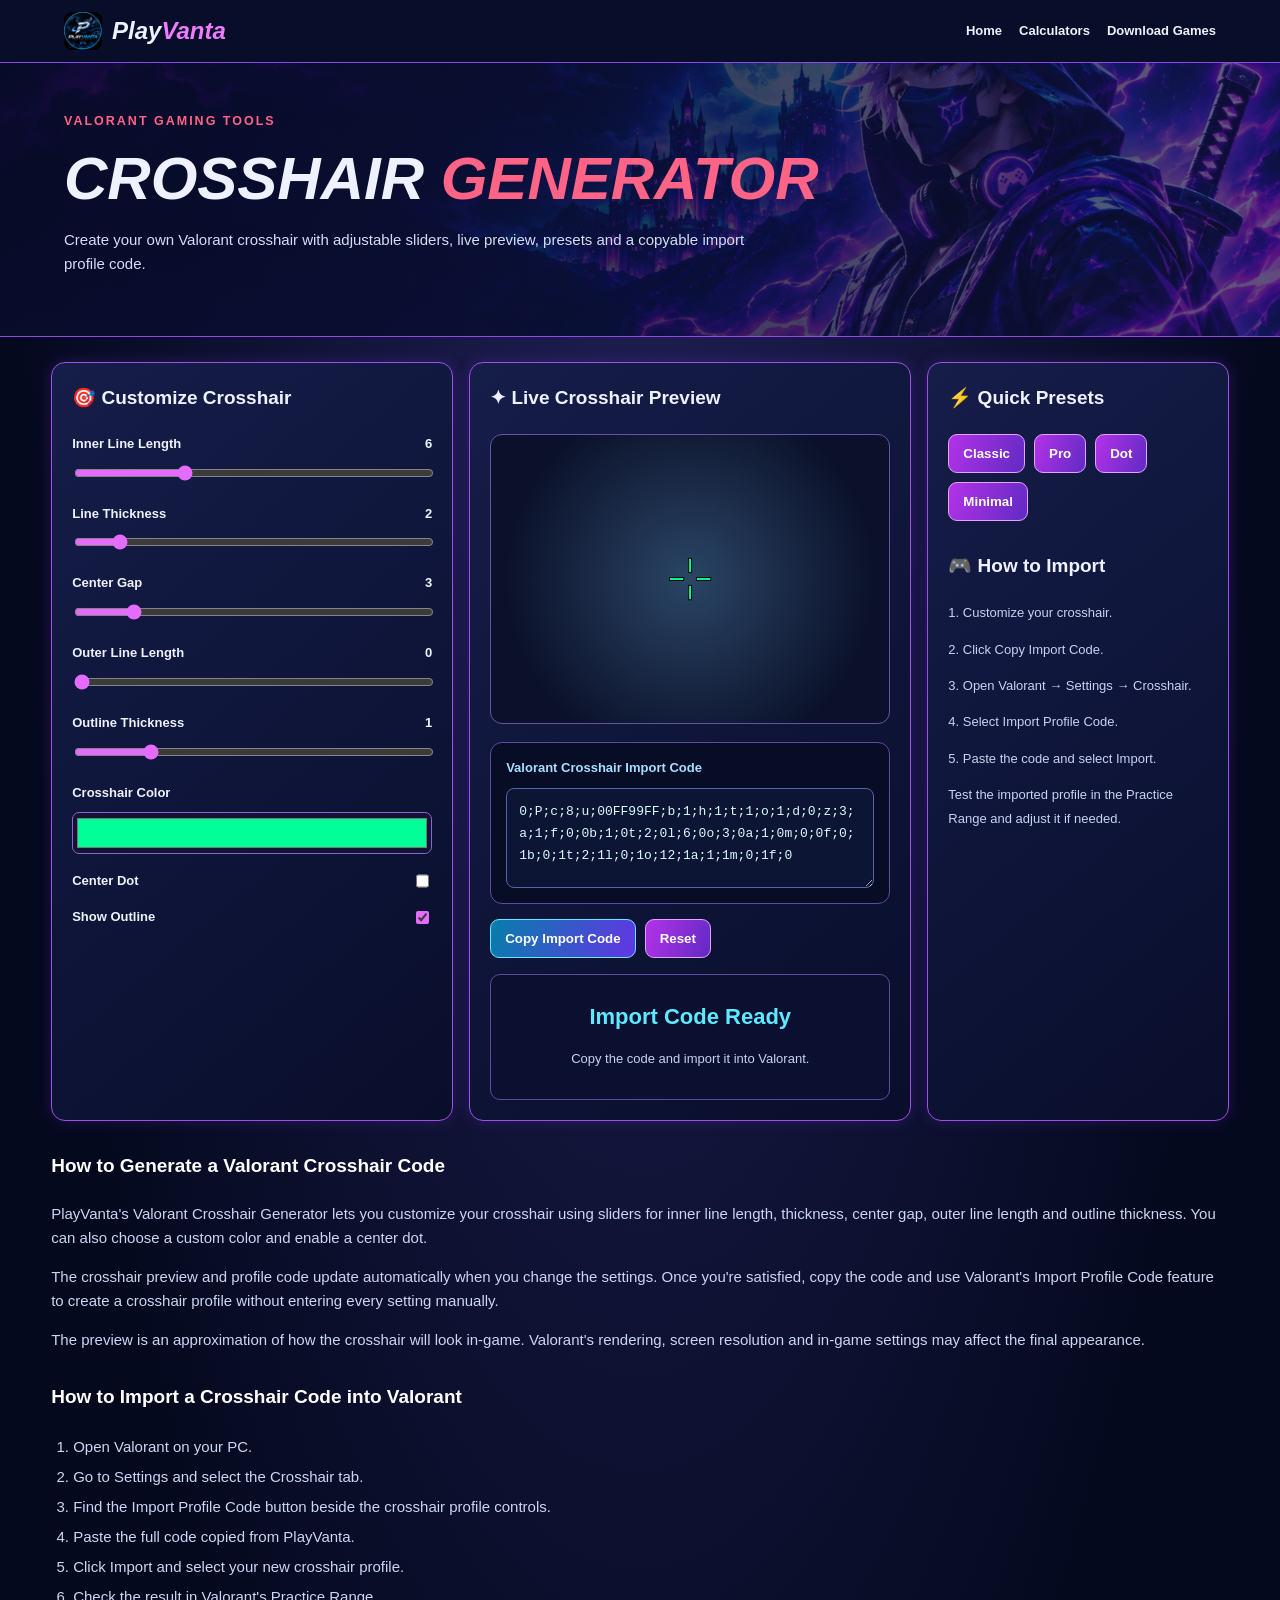
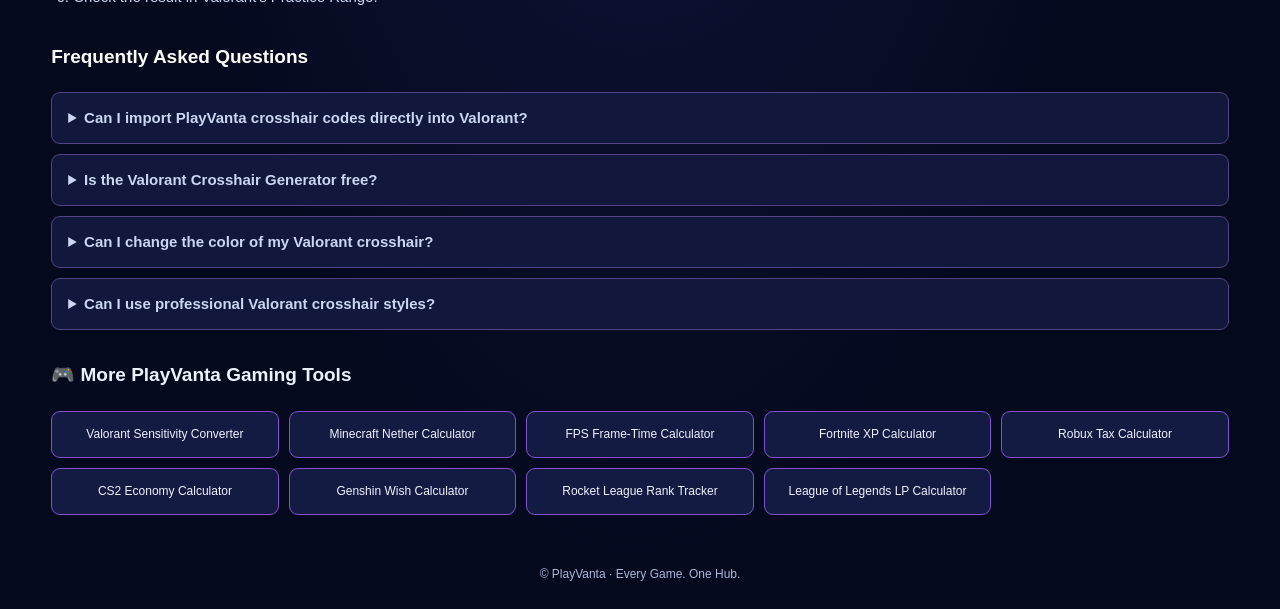
<file: valorant-crosshair-generator.html>
<!DOCTYPE html>
<html lang="en">
<head>
<meta charset="UTF-8">
<meta name="viewport" content="width=device-width,initial-scale=1">

<title>Valorant Crosshair Generator & Import Codes | PlayVanta</title>
<meta name="description" content="Free Valorant crosshair generator with live preview, adjustable sliders, custom colors and presets. Create and copy Valorant crosshair import codes instantly.">
<meta name="robots" content="index,follow">
<link rel="canonical" href="https://playvanta.github.io/valorant-crosshair-generator.html">

<meta property="og:type" content="website">
<meta property="og:site_name" content="PlayVanta">
<meta property="og:title" content="Valorant Crosshair Generator & Import Codes | PlayVanta">
<meta property="og:description" content="Build your own Valorant crosshair, preview it instantly and copy a profile code to import into Valorant.">
<meta property="og:url" content="https://playvanta.github.io/valorant-crosshair-generator.html">
<meta name="twitter:card" content="summary">
<meta name="twitter:title" content="Valorant Crosshair Generator & Import Codes | PlayVanta">
<meta name="twitter:description" content="Customize your Valorant crosshair and generate an importable profile code.">

<script type="application/ld+json">
{
  "@context":"https://schema.org",
  "@type":"BreadcrumbList",
  "itemListElement":[
    {
      "@type":"ListItem",
      "position":1,
      "name":"Home",
      "item":"https://playvanta.github.io/"
    },
    {
      "@type":"ListItem",
      "position":2,
      "name":"Valorant Crosshair Generator",
      "item":"https://playvanta.github.io/valorant-crosshair-generator.html"
    }
  ]
}
</script>

<style>
:root{
  --accent:#ff6385;
  --cyan:#5deaff;
}
*{box-sizing:border-box}
body{
  margin:0;
  background:radial-gradient(ellipse at top,#202056,#05091e 70%);
  color:#eef2ff;
  font:15px/1.6 Arial,sans-serif;
}
a{color:inherit;text-decoration:none}
a:hover{color:#69e7ff}
nav{
  display:flex;
  align-items:center;
  justify-content:space-between;
  gap:15px;
  flex-wrap:wrap;
  padding:12px 5%;
  background:#080d29;
  border-bottom:1px solid #8d49e5;
}
.brand{
  display:flex;
  align-items:center;
  gap:10px;
  font-size:24px;
  font-weight:900;
  font-style:italic;
}
.brand img{
  width:38px!important;
  height:38px!important;
  max-width:38px!important;
  max-height:38px!important;
  object-fit:cover;
  border-radius:8px;
}
.brand b{color:#ed7cff}
.menu{
  display:flex;
  gap:17px;
  flex-wrap:wrap;
  font-size:13px;
  font-weight:bold;
}
.hero{
  padding:45px 5%;
  background:linear-gradient(90deg,#080b28ef,#101441a9),
  url("playvanta-hero.jpg") center/cover;
  border-bottom:1px solid #9348e9;
}
.hero small{
  color:var(--accent);
  letter-spacing:2px;
  font-weight:bold;
}
h1{
  font-size:clamp(34px,5vw,60px);
  line-height:1.15;
  font-style:italic;
  margin:12px 0;
}
h1 span{color:var(--accent)}
.hero p{color:#d4ddf6;max-width:720px}
main{max-width:1400px;margin:auto;padding:25px 4%}
.layout{
  display:grid;
  grid-template-columns:1fr 1.1fr .75fr;
  gap:16px;
}
.card{
  min-width:0;
  background:linear-gradient(140deg,#151d49,#090e2b);
  border:1px solid #a24fe9;
  border-radius:14px;
  padding:20px;
  box-shadow:0 0 15px #8b3cff35;
}
h2{font-size:19px;margin:0 0 20px}
.field{margin-bottom:16px}
.field label{
  display:flex;
  justify-content:space-between;
  gap:10px;
  font-size:13px;
  font-weight:bold;
  margin-bottom:8px;
}
input[type=range]{
  width:100%;
  accent-color:#e56bff;
}
input[type=color]{
  width:100%;
  height:42px;
  background:#101632;
  border:1px solid #9160da;
  border-radius:7px;
  cursor:pointer;
}
input[type=checkbox]{accent-color:#e56bff}
.preview{
  height:290px;
  background:radial-gradient(circle,#2a4565,#0b112a 75%);
  border:1px solid #6554a5;
  border-radius:12px;
  overflow:hidden;
}
.preview svg{width:100%;height:100%}
button{
  cursor:pointer;
  background:linear-gradient(110deg,#b332e8,#612ac4);
  border:1px solid #e5a2ff;
  border-radius:9px;
  color:white;
  padding:11px 14px;
  font-weight:bold;
}
button:hover{filter:brightness(1.15)}
.buttons{
  display:flex;
  gap:9px;
  flex-wrap:wrap;
  margin-top:15px;
}
.primary{
  background:linear-gradient(110deg,#067eaa,#6335e5);
  border-color:#62eaff;
}
.codebox{
  margin-top:18px;
  background:#080d26;
  border:1px solid #604aa0;
  border-radius:12px;
  padding:15px;
}
.codebox label{
  display:block;
  font-size:13px;
  font-weight:bold;
  margin-bottom:9px;
  color:#a5dfff;
}
.codebox textarea{
  display:block;
  width:100%;
  min-height:100px;
  resize:vertical;
  background:#0d1535;
  border:1px solid #5365a8;
  border-radius:8px;
  color:#d9faff;
  padding:12px;
  font:13px/1.7 monospace;
  overflow-wrap:anywhere;
}
.result{
  margin-top:16px;
  background:#0b1030;
  border:1px solid #604aa0;
  border-radius:10px;
  padding:16px;
  text-align:center;
}
.result strong{
  display:block;
  color:#5deaff;
  font-size:22px;
  margin:8px;
}
.note{
  color:#c7d3f0;
  font-size:13px;
  line-height:1.8;
}
.tools{margin-top:30px}
.links{
  display:grid;
  grid-template-columns:repeat(5,minmax(0,1fr));
  gap:10px;
}
.links a{
  padding:13px;
  background:#141b43;
  border:1px solid #8450ce;
  border-radius:9px;
  text-align:center;
  font-size:12px;
}
.links a:hover{border-color:#e97aff}
.info{margin-top:30px;color:#cbd6f2}
.info h2{color:white}
.info ol{padding-left:22px;line-height:2}
details{
  background:#11183c;
  border:1px solid #544286;
  border-radius:9px;
  padding:13px 16px;
  margin:10px 0;
}
summary{cursor:pointer;font-weight:bold}
footer{
  text-align:center;
  padding:25px;
  color:#aab9db;
  font-size:12px;
}
@media(max-width:1000px){
  .layout{grid-template-columns:1fr 1fr}
  .layout aside{grid-column:1/-1}
  .links{grid-template-columns:repeat(3,1fr)}
}
@media(max-width:650px){
  .layout{grid-template-columns:1fr}
  .layout aside{grid-column:auto}
  .links{grid-template-columns:repeat(2,1fr)}
}
</style>
</head>

<body>
<nav>
<a href="index.html" class="brand">
<img src="playvanta-logo.jpg" alt="PlayVanta logo">
<span>Play<b>Vanta</b></span>
</a>
<div class="menu">
<a href="index.html">Home</a>
<a href="index.html#calculators">Calculators</a>
<a href="download-games.html">Download Games</a>
</div>
</nav>

<header class="hero">
<small>VALORANT GAMING TOOLS</small>
<h1>CROSSHAIR <span>GENERATOR</span></h1>
<p>Create your own Valorant crosshair with adjustable sliders, live preview, presets and a copyable import profile code.</p>
</header>

<main>
<div class="layout">

<section class="card">
<h2>🎯 Customize Crosshair</h2>

<div class="field">
<label for="length">Inner Line Length <output id="lengthValue">6</output></label>
<input type="range" id="length" min="0" max="20" value="6">
</div>

<div class="field">
<label for="thick">Line Thickness <output id="thickValue">2</output></label>
<input type="range" id="thick" min="1" max="10" value="2">
</div>

<div class="field">
<label for="gap">Center Gap <output id="gapValue">3</output></label>
<input type="range" id="gap" min="0" max="20" value="3">
</div>

<div class="field">
<label for="outer">Outer Line Length <output id="outerValue">0</output></label>
<input type="range" id="outer" min="0" max="20" value="0">
</div>

<div class="field">
<label for="outline">Outline Thickness <output id="outlineValue">1</output></label>
<input type="range" id="outline" min="0" max="5" value="1">
</div>

<div class="field">
<label for="color">Crosshair Color</label>
<input type="color" id="color" value="#00ff99">
</div>

<div class="field">
<label for="dot"><span>Center Dot</span><input type="checkbox" id="dot"></label>
</div>

<div class="field">
<label for="showOutline"><span>Show Outline</span><input type="checkbox" id="showOutline" checked></label>
</div>
</section>

<section class="card">
<h2>✦ Live Crosshair Preview</h2>

<div class="preview">
<svg viewBox="0 0 400 300" role="img" aria-label="Custom Valorant crosshair preview">
<g id="crosshair"></g>
</svg>
</div>

<div class="codebox">
<label for="importCode">Valorant Crosshair Import Code</label>
<textarea id="importCode" readonly spellcheck="false" aria-label="Generated Valorant crosshair import code"></textarea>
</div>

<div class="buttons">
<button class="primary" type="button" onclick="copyImportCode()">Copy Import Code</button>
<button type="button" onclick="resetCrosshair()">Reset</button>
</div>

<div class="result">
<strong id="result">Import Code Ready</strong>
<p id="detail" class="note" aria-live="polite">Customize your crosshair, then copy the generated code.</p>
</div>
</section>

<aside class="card">
<h2>⚡ Quick Presets</h2>

<div class="buttons">
<button type="button" onclick="preset(6,2,3,0,false)">Classic</button>
<button type="button" onclick="preset(4,2,2,0,false)">Pro</button>
<button type="button" onclick="preset(0,2,0,0,true)">Dot</button>
<button type="button" onclick="preset(3,1,4,0,false)">Minimal</button>
</div>

<h2 style="margin-top:30px">🎮 How to Import</h2>
<p class="note">1. Customize your crosshair.</p>
<p class="note">2. Click Copy Import Code.</p>
<p class="note">3. Open Valorant → Settings → Crosshair.</p>
<p class="note">4. Select Import Profile Code.</p>
<p class="note">5. Paste the code and select Import.</p>
<p class="note">Test the imported profile in the Practice Range and adjust it if needed.</p>
</aside>

</div>

<section class="info">
<h2>How to Generate a Valorant Crosshair Code</h2>
<p>PlayVanta's Valorant Crosshair Generator lets you customize your crosshair using sliders for inner line length, thickness, center gap, outer line length and outline thickness. You can also choose a custom color and enable a center dot.</p>
<p>The crosshair preview and profile code update automatically when you change the settings. Once you're satisfied, copy the code and use Valorant's Import Profile Code feature to create a crosshair profile without entering every setting manually.</p>
<p>The preview is an approximation of how the crosshair will look in-game. Valorant's rendering, screen resolution and in-game settings may affect the final appearance.</p>
</section>

<section class="info">
<h2>How to Import a Crosshair Code into Valorant</h2>
<ol>
<li>Open Valorant on your PC.</li>
<li>Go to Settings and select the Crosshair tab.</li>
<li>Find the Import Profile Code button beside the crosshair profile controls.</li>
<li>Paste the full code copied from PlayVanta.</li>
<li>Click Import and select your new crosshair profile.</li>
<li>Check the result in Valorant's Practice Range.</li>
</ol>
</section>

<section class="info">
<h2>Frequently Asked Questions</h2>

<details>
<summary>Can I import PlayVanta crosshair codes directly into Valorant?</summary>
<p>The generator creates codes using Valorant's profile-code format for use with the Import Profile Code feature. Import compatibility should be confirmed in the game, especially after updates.</p>
</details>

<details>
<summary>Is the Valorant Crosshair Generator free?</summary>
<p>Yes. You can create, preview and copy crosshair profile codes without paying or creating an account.</p>
</details>

<details>
<summary>Can I change the color of my Valorant crosshair?</summary>
<p>Yes. Use the color picker to select a custom crosshair color. The generated code includes the selected color.</p>
</details>

<details>
<summary>Can I use professional Valorant crosshair styles?</summary>
<p>PlayVanta includes Classic, Pro, Dot and Minimal starting presets. These are generic styles rather than verified profiles of specific professional players.</p>
</details>
</section>

<section class="tools">
<h2>🎮 More PlayVanta Gaming Tools</h2>
<div class="links">
<a href="valorant-sensitivity-converter.html">Valorant Sensitivity Converter</a>
<a href="minecraft-nether-calculator.html">Minecraft Nether Calculator</a>
<a href="fps-frame-time-calculator.html">FPS Frame-Time Calculator</a>
<a href="fortnite-xp-calculator.html">Fortnite XP Calculator</a>
<a href="roblox-robux-tax-calculator.html">Robux Tax Calculator</a>
<a href="cs2-economy-calculator.html">CS2 Economy Calculator</a>
<a href="genshin-wish-calculator.html">Genshin Wish Calculator</a>
<a href="rocket-league-rank-tracker.html">Rocket League Rank Tracker</a>
<a href="lol-lp-calculator.html">League of Legends LP Calculator</a>
</div>
</section>
</main>

<footer>© PlayVanta · Every Game. One Hub.</footer>

<script>
const $=id=>document.getElementById(id);

const sliders=["length","thick","gap","outer","outline"];

function settings(){
return {
  length:Number($("length").value),
  thick:Number($("thick").value),
  gap:Number($("gap").value),
  outer:Number($("outer").value),
  outline:Number($("outline").value),
  color:$("color").value,
  dot:$("dot").checked,
  showOutline:$("showOutline").checked
};
}

function generateCode(){
const s=settings();

const hex=s.color.replace("#","").toUpperCase();

const parts=[
  "0","P",
  "c","8",
  "u",hex+"FF",
  "b","1",
  "h",s.showOutline?"1":"0",
  "t",String(Math.max(1,s.outline)),
  "o","1",
  "d",s.dot?"1":"0",
  "z","3",
  "a","1",
  "f","0",
  "0b",s.length>0?"1":"0",
  "0t",String(s.thick),
  "0l",String(s.length),
  "0o",String(s.gap),
  "0a","1",
  "0m","0",
  "0f","0",
  "1b",s.outer>0?"1":"0",
  "1t",String(s.thick),
  "1l",String(s.outer),
  "1o",String(s.gap+s.length+3),
  "1a","1",
  "1m","0",
  "1f","0"
];

return parts.join(";");
}

function draw(){
sliders.forEach(id=>{
$(id+"Value").textContent=$(id).value;
});

const s=settings();

const len=s.length*2.5;
const thick=s.thick*1.5;
const gap=s.gap*2.2;
const outer=s.outer*2.5;
const color=s.color;
const stroke=s.showOutline?s.outline:0;

const shapes=[];

function rect(x,y,w,h){
shapes.push(
`<rect x="${x}" y="${y}" width="${w}" height="${h}" fill="${color}" stroke="#000000" stroke-width="${stroke}"/>`
);
}

const x=200;
const y=150;

if(len>0){
rect(x-gap-len,y-thick/2,len,thick);
rect(x+gap,y-thick/2,len,thick);
rect(x-thick/2,y-gap-len,thick,len);
rect(x-thick/2,y+gap,thick,len);
}

if(outer>0){
const distance=gap+len+8;

rect(x-distance-outer,y-thick/2,outer,thick);
rect(x+distance,y-thick/2,outer,thick);
rect(x-thick/2,y-distance-outer,thick,outer);
rect(x-thick/2,y+distance,thick,outer);
}

if(s.dot){
shapes.push(
`<circle cx="${x}" cy="${y}" r="3" fill="${color}"/>`
);
}

$("crosshair").innerHTML=shapes.join("");
$("importCode").value=generateCode();

$("result").textContent="Import Code Ready";
$("detail").textContent="Copy the code and import it into Valorant.";
}

function preset(length,thick,gap,outer,dot){
$("length").value=length;
$("thick").value=thick;
$("gap").value=gap;
$("outer").value=outer;
$("dot").checked=dot;
draw();
}

function resetCrosshair(){
$("length").value=6;
$("thick").value=2;
$("gap").value=3;
$("outer").value=0;
$("outline").value=1;
$("color").value="#00ff99";
$("dot").checked=false;
$("showOutline").checked=true;
draw();
}

async function copyImportCode(){
const code=generateCode();

try{
await navigator.clipboard.writeText(code);

$("result").textContent="Code Copied!";
$("detail").textContent="Open Valorant → Settings → Crosshair → Import Profile Code.";
}catch(error){
$("importCode").focus();
$("importCode").select();

try{
const copied=document.execCommand("copy");

if(!copied)throw new Error("Copy failed");

$("result").textContent="Code Copied!";
$("detail").textContent="Paste the code into Valorant's crosshair import box.";
}catch{
$("result").textContent="Select and Copy";
$("detail").textContent="Copy the selected code manually with Ctrl + C.";
}
}
}

document.querySelectorAll("input").forEach(el=>{
el.addEventListener("input",draw);
el.addEventListener("change",draw);
});

draw();
</script>
</body>
</html>
</file>
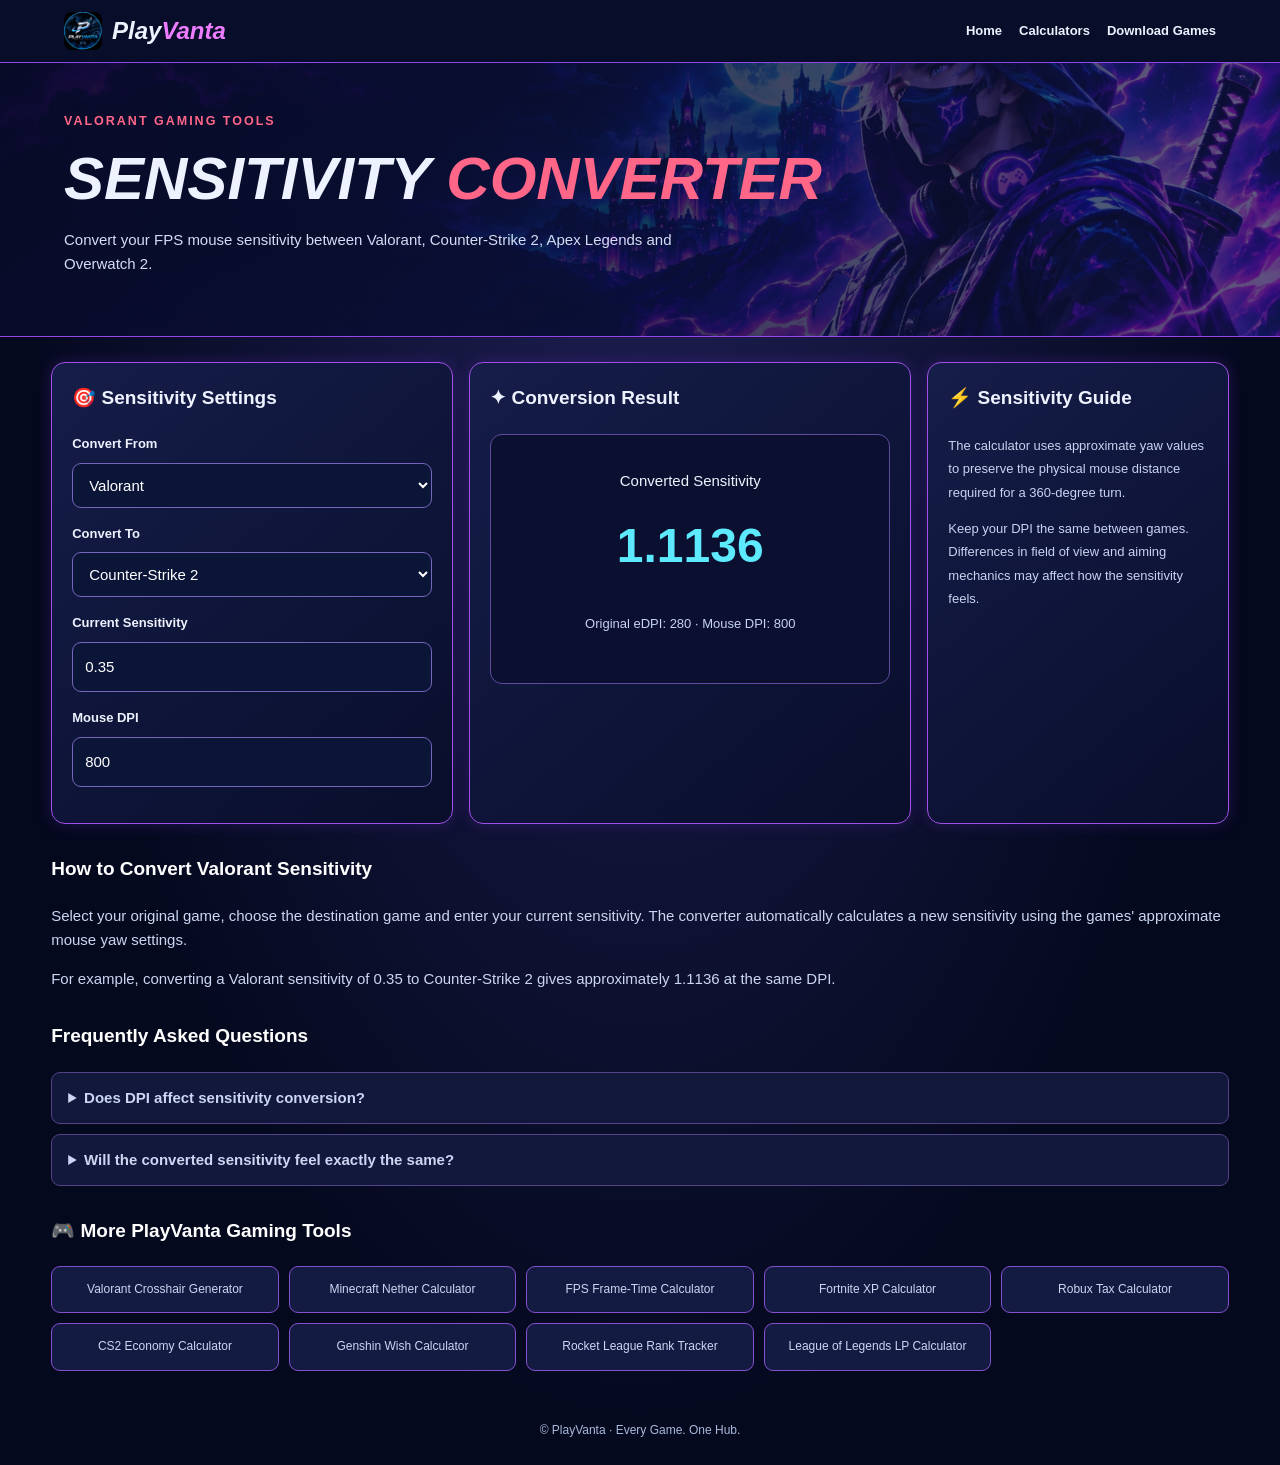
<file: valorant-sensitivity-converter.html>
<!DOCTYPE html>
<html lang="en">
<head>
<meta charset="UTF-8">
<meta name="viewport" content="width=device-width,initial-scale=1">
<title>Valorant Sensitivity Converter | PlayVanta</title>
<meta name="description" content="Free Valorant sensitivity converter for CS2, Apex Legends and Overwatch 2. Convert mouse sensitivity while keeping the same DPI and approximate 360-degree turning distance.">
<meta name="robots" content="index,follow">
<link rel="canonical" href="https://playvanta.github.io/valorant-sensitivity-converter.html">
<meta property="og:type" content="website">
<meta property="og:site_name" content="PlayVanta">
<meta property="og:title" content="Valorant Sensitivity Converter | PlayVanta">
<meta property="og:description" content="Convert Valorant mouse sensitivity to CS2, Apex Legends and Overwatch 2 for free.">
<meta property="og:url" content="https://playvanta.github.io/valorant-sensitivity-converter.html">
<meta name="twitter:card" content="summary">
<meta name="twitter:title" content="Valorant Sensitivity Converter | PlayVanta">
<meta name="twitter:description" content="Free FPS mouse sensitivity converter.">
<script type="application/ld+json">
{
  "@context":"https://schema.org",
  "@type":"BreadcrumbList",
  "itemListElement":[
    {
      "@type":"ListItem",
      "position":1,
      "name":"Home",
      "item":"https://playvanta.github.io/"
    },
    {
      "@type":"ListItem",
      "position":2,
      "name":"Valorant Sensitivity Converter",
      "item":"https://playvanta.github.io/valorant-sensitivity-converter.html"
    }
  ]
}
</script>
<style>
:root{--accent:#ff6688}
*{box-sizing:border-box}
body{margin:0;background:radial-gradient(ellipse at top,#202056,#05091e 70%);color:#eef2ff;font:15px/1.6 Arial,sans-serif}
a{color:inherit;text-decoration:none}
a:hover{color:#6fe9ff}
nav{display:flex;align-items:center;justify-content:space-between;gap:15px;flex-wrap:wrap;padding:12px 5%;background:#080d29;border-bottom:1px solid #8d49e5}
.brand{display:flex;align-items:center;gap:10px;font-size:24px;font-weight:900;font-style:italic}
.brand img{width:38px!important;height:38px!important;max-width:38px!important;max-height:38px!important;object-fit:cover;border-radius:8px}
.brand b{color:#ed7cff}
.menu{display:flex;gap:17px;flex-wrap:wrap;font-size:13px;font-weight:bold}
.hero{padding:45px 5%;background:linear-gradient(90deg,#080b28ef,#101441a9),url("playvanta-hero.jpg") center/cover;border-bottom:1px solid #9348e9}
.hero small{color:var(--accent);letter-spacing:2px;font-weight:bold}
h1{font-size:clamp(34px,5vw,60px);line-height:1.15;font-style:italic;margin:12px 0}
h1 span{color:var(--accent)}
.hero p{color:#d4ddf6;max-width:680px}
main{max-width:1400px;margin:auto;padding:25px 4%}
.layout{display:grid;grid-template-columns:1fr 1.1fr .75fr;gap:16px}
.card{min-width:0;background:linear-gradient(140deg,#151d49,#090e2b);border:1px solid #a24fe9;border-radius:14px;padding:20px;box-shadow:0 0 15px #8b3cff35}
h2{font-size:19px;margin:0 0 20px}
.field{margin-bottom:16px}
.field label{display:block;font-size:13px;font-weight:bold;margin-bottom:8px}
.field input,.field select{width:100%;padding:12px;border:1px solid #7466ba;border-radius:9px;background:#0b1537;color:white;font:inherit}
.result{min-height:250px;display:flex;flex-direction:column;align-items:center;justify-content:center;text-align:center;background:#0b1030;border:1px solid #604aa0;border-radius:12px;padding:20px}
.result strong{font-size:clamp(30px,4vw,48px);color:#5deaff;margin:15px 0;overflow-wrap:anywhere}
.note,.result p{color:#c7d3f0;font-size:13px;line-height:1.8}
.links{display:grid;grid-template-columns:repeat(5,minmax(0,1fr));gap:10px}
.links a{padding:13px;background:#141b43;border:1px solid #8450ce;border-radius:9px;text-align:center;font-size:12px}
.links a:hover{border-color:#e97aff}
.info{margin-top:30px;color:#cbd6f2}
.info h2{color:white}
details{background:#11183c;border:1px solid #544286;border-radius:9px;padding:13px 16px;margin:10px 0}
summary{cursor:pointer;font-weight:bold}
footer{text-align:center;padding:25px;color:#aab9db;font-size:12px}
@media(max-width:1000px){.layout{grid-template-columns:1fr 1fr}.layout aside{grid-column:1/-1}.links{grid-template-columns:repeat(3,1fr)}}
@media(max-width:650px){.layout{grid-template-columns:1fr}.layout aside{grid-column:auto}.links{grid-template-columns:repeat(2,1fr)}}
</style>
</head>
<body>
<nav>
<a href="index.html" class="brand"><img src="playvanta-logo.jpg" alt="PlayVanta logo"><span>Play<b>Vanta</b></span></a>
<div class="menu">
<a href="index.html">Home</a>
<a href="index.html#calculators">Calculators</a>
<a href="download-games.html">Download Games</a>
</div>
</nav>
<header class="hero">
<small>VALORANT GAMING TOOLS</small>
<h1>SENSITIVITY <span>CONVERTER</span></h1>
<p>Convert your FPS mouse sensitivity between Valorant, Counter-Strike 2, Apex Legends and Overwatch 2.</p>
</header>
<main>
<div class="layout">
<section class="card">
<h2>🎯 Sensitivity Settings</h2>
<div class="field">
<label for="from">Convert From</label>
<select id="from">
<option value="valorant">Valorant</option>
<option value="cs2">Counter-Strike 2</option>
<option value="apex">Apex Legends</option>
<option value="overwatch">Overwatch 2</option>
</select>
</div>
<div class="field">
<label for="to">Convert To</label>
<select id="to">
<option value="cs2">Counter-Strike 2</option>
<option value="valorant">Valorant</option>
<option value="apex">Apex Legends</option>
<option value="overwatch">Overwatch 2</option>
</select>
</div>
<div class="field">
<label for="sens">Current Sensitivity</label>
<input type="number" id="sens" value="0.35" min="0" step="0.001">
</div>
<div class="field">
<label for="dpi">Mouse DPI</label>
<input type="number" id="dpi" value="800" min="1">
</div>
</section>
<section class="card">
<h2>✦ Conversion Result</h2>
<div class="result">
<span>Converted Sensitivity</span>
<strong id="result">—</strong>
<p id="detail" aria-live="polite"></p>
</div>
</section>
<aside class="card">
<h2>⚡ Sensitivity Guide</h2>
<p class="note">The calculator uses approximate yaw values to preserve the physical mouse distance required for a 360-degree turn.</p>
<p class="note">Keep your DPI the same between games. Differences in field of view and aiming mechanics may affect how the sensitivity feels.</p>
</aside>
</div>
<section class="info">
<h2>How to Convert Valorant Sensitivity</h2>
<p>Select your original game, choose the destination game and enter your current sensitivity. The converter automatically calculates a new sensitivity using the games' approximate mouse yaw settings.</p>
<p>For example, converting a Valorant sensitivity of 0.35 to Counter-Strike 2 gives approximately 1.1136 at the same DPI.</p>
</section>
<section class="info">
<h2>Frequently Asked Questions</h2>
<details><summary>Does DPI affect sensitivity conversion?</summary><p>DPI affects physical mouse movement, but when you keep the same DPI between games, the conversion ratio is based on the games' yaw settings.</p></details>
<details><summary>Will the converted sensitivity feel exactly the same?</summary><p>Not necessarily. It aims to preserve 360-degree turning distance, but field of view and aiming mechanics can change the perceived sensitivity.</p></details>
</section>
<section class="info">
<h2>🎮 More PlayVanta Gaming Tools</h2>
<div class="links">
<a href="valorant-crosshair-generator.html">Valorant Crosshair Generator</a>
<a href="minecraft-nether-calculator.html">Minecraft Nether Calculator</a>
<a href="fps-frame-time-calculator.html">FPS Frame-Time Calculator</a>
<a href="fortnite-xp-calculator.html">Fortnite XP Calculator</a>
<a href="roblox-robux-tax-calculator.html">Robux Tax Calculator</a>
<a href="cs2-economy-calculator.html">CS2 Economy Calculator</a>
<a href="genshin-wish-calculator.html">Genshin Wish Calculator</a>
<a href="rocket-league-rank-tracker.html">Rocket League Rank Tracker</a>
<a href="lol-lp-calculator.html">League of Legends LP Calculator</a>
</div>
</section>
</main>
<footer>© PlayVanta · Every Game. One Hub.</footer>
<script>
const $=id=>document.getElementById(id);
const yaw={
valorant:0.07,
cs2:0.022,
apex:0.022,
overwatch:0.0066
};
function calculate(){
const sens=Number($("sens").value);
const dpi=Number($("dpi").value);
if(
$("sens").value==="" ||
$("dpi").value==="" ||
!Number.isFinite(sens) ||
!Number.isFinite(dpi) ||
sens<0 ||
dpi<=0
){
$("result").textContent="—";
$("detail").textContent="Enter valid sensitivity and DPI values.";
return;
}
const converted=sens*yaw[$("from").value]/yaw[$("to").value];
$("result").textContent=converted.toFixed(4);
$("detail").textContent=
"Original eDPI: "+(sens*dpi).toLocaleString("en-US",{maximumFractionDigits:2})+
" · Mouse DPI: "+dpi;
}
document.querySelectorAll("input,select").forEach(el=>el.addEventListener("input",calculate));
calculate();
</script>
</body>
</html>
</file>
<file: playvanta-theme.css>
@import url('https://fonts.googleapis.com/css2?family=Inter:wght@400;500;600;700;800;900&display=swap');

:root{
 --bg:#050a21;
 --panel:#101a42;
 --pink:#f16aff;
 --purple:#9f3fff;
 --cyan:#24e5ff;
 --line:#a35ff1;
 --muted:#cbd5f2;
}
*{box-sizing:border-box}
html{scroll-behavior:smooth}
body{
 margin:0;
 color:#fff;
 background:#030616;
 font-family:Inter,Arial,sans-serif;
}
a{color:inherit;text-decoration:none}
button,input,select{font:inherit}
button{cursor:pointer}
[hidden]{display:none!important}

.pv-site{
 max-width:1550px;
 margin:8px auto;
 overflow:hidden;
 border:1px solid #cf83ff;
 border-radius:17px;
 box-shadow:0 0 32px #8d24ff55;
 background:
  radial-gradient(ellipse at 48% 65%,#0c3c80aa,transparent 58%),
  linear-gradient(180deg,#07102c,#08183b 65%,#090b26);
}
.pv-nav{
 min-height:58px;
 padding:10px 4%;
 display:flex;
 align-items:center;
 justify-content:space-between;
 gap:18px;
 background:#070b23f5;
 border-bottom:1px solid #9c54e8;
 position:relative;
 z-index:20;
}
.pv-logo{
 display:flex;align-items:center;gap:10px;
 font-size:25px;font-weight:900;
 font-style:italic;letter-spacing:-1px;
 white-space:nowrap;
}
.pv-logo img{
 width:36px;height:36px;
 object-fit:cover;border-radius:9px;
}
.pv-logo em{color:#f17bff;font-style:inherit}
.pv-links{
 display:flex;align-items:center;gap:7px;
}
.pv-links a{
 padding:10px 12px;
 font-size:11px;font-weight:800;
 white-space:nowrap;
 border-radius:9px;
 transition:.2s;
}
.pv-links a:hover,.pv-links a.active{
 background:linear-gradient(110deg,#c42bfa,#6428d9);
 box-shadow:0 0 15px #e84cff;
 outline:1px solid #f68aff;
}
.pv-hero{
 min-height:390px;
 position:relative;
 display:flex;align-items:center;
 overflow:hidden;
 background-image:
  linear-gradient(90deg,#050a23b0 0%,#050a2340 48%,transparent 78%),
  url("playvanta-hero.jpg");
 background-position:center,center;
 background-size:cover,cover;
 background-repeat:no-repeat;
}
.pv-hero-content{
 position:relative;z-index:2;
 width:min(650px,58%);
 padding:40px 5%;
}
.pv-eyebrow{
 color:#28efff;
 letter-spacing:3.5px;
 font-size:12px;
 font-weight:900;
 margin-bottom:16px;
}
.pv-hero h1{
 margin:0 0 18px;
 font-size:clamp(48px,5.8vw,86px);
 line-height:.99;
 font-style:italic;
 font-weight:900;
 letter-spacing:-3px;
 text-shadow:0 4px 20px #000a;
}
.pv-gradient{
 background:linear-gradient(100deg,#fa85ff,#ba7bff,#28caff);
 background-clip:text;
 -webkit-background-clip:text;
 color:transparent;
}
.pv-hero p{
 font-size:13px;
 line-height:1.8;
 color:#f3f5ff;
 text-shadow:0 2px 9px #000;
 max-width:520px;
}
.pv-actions{
 display:flex;flex-wrap:wrap;
 gap:13px;margin-top:22px;
}
.pv-btn{
 display:inline-flex;
 align-items:center;justify-content:center;
 gap:8px;
 padding:12px 19px;
 border-radius:10px;
 border:1px solid #ff98ff;
 background:linear-gradient(115deg,#c12bea,#6224d4);
 box-shadow:0 0 16px #e345ff,
 inset 0 0 10px #ffffff26;
 font-size:12px;font-weight:900;
 transition:.2s;
}
.pv-btn:hover{
 transform:translateY(-3px);
 box-shadow:0 0 26px #fa62ff;
}
.pv-btn.cyan{
 border-color:#32edff;
 background:linear-gradient(110deg,#064676,#076ca5);
 box-shadow:0 0 16px #1ce4ff;
}
.pv-main{padding:0 4% 25px}
.pv-quick{
 display:grid;
 grid-template-columns:repeat(4,minmax(0,1fr));
 gap:13px;
 margin:0 0 26px;
}
.pv-quick a{
 display:flex;flex-direction:column;
 align-items:center;justify-content:center;
 min-height:100px;
 padding:13px 9px;
 text-align:center;
 border:1px solid #5588e2;
 border-radius:13px;
 background:linear-gradient(130deg,#142e65ed,#111630ee);
 box-shadow:inset 0 0 20px #3c7fff22;
 transition:.2s;
}
.pv-quick a:hover{
 transform:translateY(-4px);
 border-color:#f28aff;
 box-shadow:0 0 20px #c341ff99;
}
.pv-quick .icon{
 font-size:28px;color:#f27dff;
 filter:drop-shadow(0 0 8px #e347ff);
 margin-bottom:7px;
}
.pv-quick strong{font-size:13px}
.pv-quick small{
 color:#d7e0f6;
 font-size:10px;margin-top:5px;
}
.pv-section{margin:23px 0 29px}
.pv-heading{
 display:flex;align-items:center;
 justify-content:space-between;
 gap:12px;margin-bottom:13px;
}
.pv-heading-left{
 display:flex;align-items:center;gap:12px;
}
.pv-heading-icon{
 display:grid;place-items:center;
 min-width:43px;height:43px;
 border-radius:10px;
 background:#61219e;
 color:#f48bff;
 font-size:26px;
 box-shadow:0 0 15px #ba36ff88;
}
.pv-heading h2{
 font-size:clamp(23px,2.7vw,32px);
 font-weight:900;font-style:italic;
 margin:0 0 4px;
}
.pv-heading p{
 color:var(--muted);
 font-size:11px;margin:0;
}
.pv-heading>a{
 color:#f785ff;
 font-size:12px;font-weight:800;
 white-space:nowrap;
}
.pv-carousel-wrap{
 position:relative;padding:0 24px;
}
.pv-featured{
 display:grid;
 grid-template-columns:repeat(5,minmax(0,1fr));
 gap:12px;
}
.pv-feature{
 position:relative;
 display:block;
 height:155px;
 overflow:hidden;
 border-radius:12px;
 border:1px solid #c478ff;
 background:#1c1745;
 transition:.2s;
}
.pv-feature img{
 width:100%;height:100%;
 display:block;object-fit:cover;
}
.pv-feature:after{
 content:"";position:absolute;inset:0;
 background:linear-gradient(0deg,#080b2bf0,transparent 72%);
 pointer-events:none;
}
.pv-feature-label{
 position:absolute;z-index:2;
 bottom:10px;left:5px;right:5px;
 text-align:center;
 font-size:15px;font-weight:900;
 text-shadow:0 2px 8px #000;
}
.pv-feature-label small{
 display:block;
 font-size:10px;font-weight:600;
 margin-top:4px;
}
.pv-feature:hover,.pv-calc:hover,.pv-game:hover{
 transform:translateY(-4px);
 box-shadow:0 0 22px #d64bff99;
}
.pv-arrow{
 position:absolute;top:38%;
 width:29px;height:37px;
 border:1px solid #b86aff;
 border-radius:9px;
 background:#24134dec;
 color:#f5a3ff;
 font-size:24px;
 z-index:3;
}
.pv-arrow.prev{left:-10px}
.pv-arrow.next{right:-10px}
.pv-dots{
 display:flex;justify-content:center;
 gap:9px;margin-top:13px;
}
.pv-dots button{
 width:10px;height:10px;
 padding:0;border:0;
 border-radius:50%;
 background:#4e5eb2;
}
.pv-dots button.active{
 background:#f27aff;
 box-shadow:0 0 10px #f27aff;
}

/* IMAGE-BASED CALCULATOR CARDS */
.pv-calcs{
 display:grid;
 grid-template-columns:repeat(5,minmax(0,1fr));
 gap:12px;
}
.pv-calc{
 display:block;overflow:hidden;
 border:1px solid #bc73ff;
 border-radius:12px;
 background:#161a42;
 transition:.2s;
}
.pv-calc-photo{
 height:112px;
 background:linear-gradient(120deg,#6825a1,#123a80);
 overflow:hidden;
}
.pv-calc-photo img{
 width:100%;height:100%;
 object-fit:cover;display:block;
}
.pv-calc-body{
 padding:10px 11px 12px;
}
.pv-calc-body strong{
 display:block;font-size:12px;
}
.pv-calc-body small{
 display:block;
 margin:5px 0 10px;
 color:#d0d8f1;
 font-size:10px;
 min-height:13px;
}
.pv-calc-open{
 display:block;text-align:center;
 padding:8px 5px;
 border-radius:8px;
 border:1px solid #ef8fff;
 background:linear-gradient(110deg,#b42ce3,#5934ca);
 box-shadow:0 0 10px #bd45ff77;
 font-size:10px;font-weight:900;
}
.pv-mountains{
 height:130px;
 background:
 linear-gradient(0deg,#080b2a44,#07122c22),
 url("playvanta-mountains.jpg")
 center center/cover no-repeat;
}
.pv-bottom{
 padding:27px 7% 34px;
 display:flex;
 align-items:center;
 justify-content:space-between;
 gap:20px;
 border-top:1px solid #9b58ef;
 background:
 linear-gradient(90deg,#070b2de8,#0b123c9c),
 url("playvanta-mountains.jpg")
 center 68%/cover no-repeat;
}
.pv-bottom h2{
 font-size:clamp(26px,3.3vw,42px);
 font-style:italic;font-weight:900;
 margin:0 0 10px;
}
.pv-bottom p{
 font-size:12px;line-height:1.7;
 color:#dce5fa;max-width:500px;
 margin:0;
}
.pv-footer{
 text-align:center;
 padding:18px;
 font-size:10px;
 color:#b3c1e3;
 background:#080b23;
}

/* DOWNLOAD GAMES */
.pv-download-hero{
 min-height:240px;
 background-image:
 linear-gradient(90deg,#050a23c9,#050a2366 54%,transparent),
 url("playvanta-hero.jpg");
}
.pv-download-hero .pv-hero-content{
 padding-top:30px;padding-bottom:30px;
}
.pv-download-hero h1{
 font-size:clamp(48px,5.7vw,78px);
}
.pv-filters{
 display:grid;
 grid-template-columns:2fr 1fr 1fr .85fr;
 gap:12px;
 margin:17px 0;
}
.pv-filters input,.pv-filters select{
 width:100%;min-width:0;
 padding:13px 12px;
 border:1px solid #4e83d9;
 border-radius:10px;
 color:white;
 background:#0d1b40;
 font-size:11px;
 outline:none;
}
.pv-filters input:focus,.pv-filters select:focus{
 border-color:#f489ff;
 box-shadow:0 0 13px #c94aff77;
}
.pv-filters option{background:#101a3c}
.pv-games{
 display:grid;
 grid-template-columns:repeat(4,minmax(0,1fr));
 gap:12px;
}
.pv-game{
 overflow:hidden;
 border:1px solid #b66cff;
 border-radius:12px;
 background:linear-gradient(#141c44,#121537);
 transition:.2s;
}
.pv-game-photo{
 height:145px;
 overflow:hidden;
 background:linear-gradient(110deg,#65299d,#123d83);
}
.pv-game-photo img{
 width:100%;height:100%;
 display:block;object-fit:cover;
}
.pv-game-body{
 text-align:center;
 padding:10px 10px 12px;
}
.pv-game-body h2{
 font-size:14px;
 font-weight:900;
 margin:0 0 5px;
}
.pv-genre{
 font-size:10px;
 color:#d9e1f7;
}
.pv-price{
 display:table;
 margin:8px auto 9px;
 padding:3px 10px;
 border:1px solid #bf75ff;
 border-radius:20px;
 background:#57248c99;
 color:#f5dfff;
 font-size:9px;font-weight:800;
}
.pv-official{
 display:block;
 padding:9px 7px;
 border:1px solid #a777ff;
 border-radius:8px;
 background:linear-gradient(110deg,#2b2869,#22265a);
 box-shadow:inset 0 0 12px #a049ff55;
 font-size:10px;font-weight:900;
}
.pv-official:hover{
 background:linear-gradient(110deg,#ad2ee4,#6234d5);
 box-shadow:0 0 17px #d448ff;
}
.pv-tool-link{
 display:block;
 font-size:10px;
 color:#e3b8ff;
 margin-top:9px;
 font-weight:700;
}
.pv-tool-link:hover{color:#fff}
.pv-empty{
 text-align:center;
 padding:35px;
 color:#d2ddf8;
}

/* RESPONSIVE */
@media(max-width:1050px){
 .pv-links a{font-size:10px;padding:8px}
 .pv-featured,.pv-calcs{
  grid-template-columns:repeat(3,minmax(0,1fr));
 }
 .pv-games{
  grid-template-columns:repeat(3,minmax(0,1fr));
 }
}
@media(max-width:700px){
 .pv-nav{flex-wrap:wrap}
 .pv-links{
  width:100%;
  overflow-x:auto;
 }
 .pv-hero{
  min-height:370px;
  background-position:center,62% center;
 }
 .pv-hero-content{
  width:100%;
  padding:40px 5%;
  background:linear-gradient(90deg,#050a23bd,transparent);
 }
 .pv-hero h1{
  font-size:clamp(45px,10vw,68px);
 }
 .pv-quick{
  grid-template-columns:repeat(2,minmax(0,1fr));
 }
 .pv-featured,.pv-calcs,.pv-games{
  grid-template-columns:repeat(2,minmax(0,1fr));
 }
 .pv-feature:nth-child(n+3){display:none}
 .pv-feature{height:145px}
 .pv-calc-photo{height:110px}
 .pv-game-photo{height:115px}
 .pv-heading h2{font-size:21px}
 .pv-heading>a{font-size:10px}
 .pv-filters{
  grid-template-columns:repeat(2,minmax(0,1fr));
 }
 .pv-filters input{grid-column:1/-1}
 .pv-bottom{
  flex-direction:column;
  align-items:flex-start;
 }
}
@media(prefers-reduced-motion:reduce){
 *,*:before,*:after{transition:none!important}
}

/* PLAYVANTA FEATURED GAMES — SINGLE ROW FIX */
.pv-featured {
  display: grid !important;
  grid-template-columns: repeat(5, minmax(0, 1fr)) !important;
  gap: 10px;
}

.pv-feature {
  min-width: 0;
  height: 155px;
}

@media (max-width: 700px) {
  .pv-featured {
    grid-template-columns: repeat(2, minmax(0, 1fr)) !important;
  }

  .pv-feature:nth-child(n+3) {
    display: none;
  }
}
</file>
